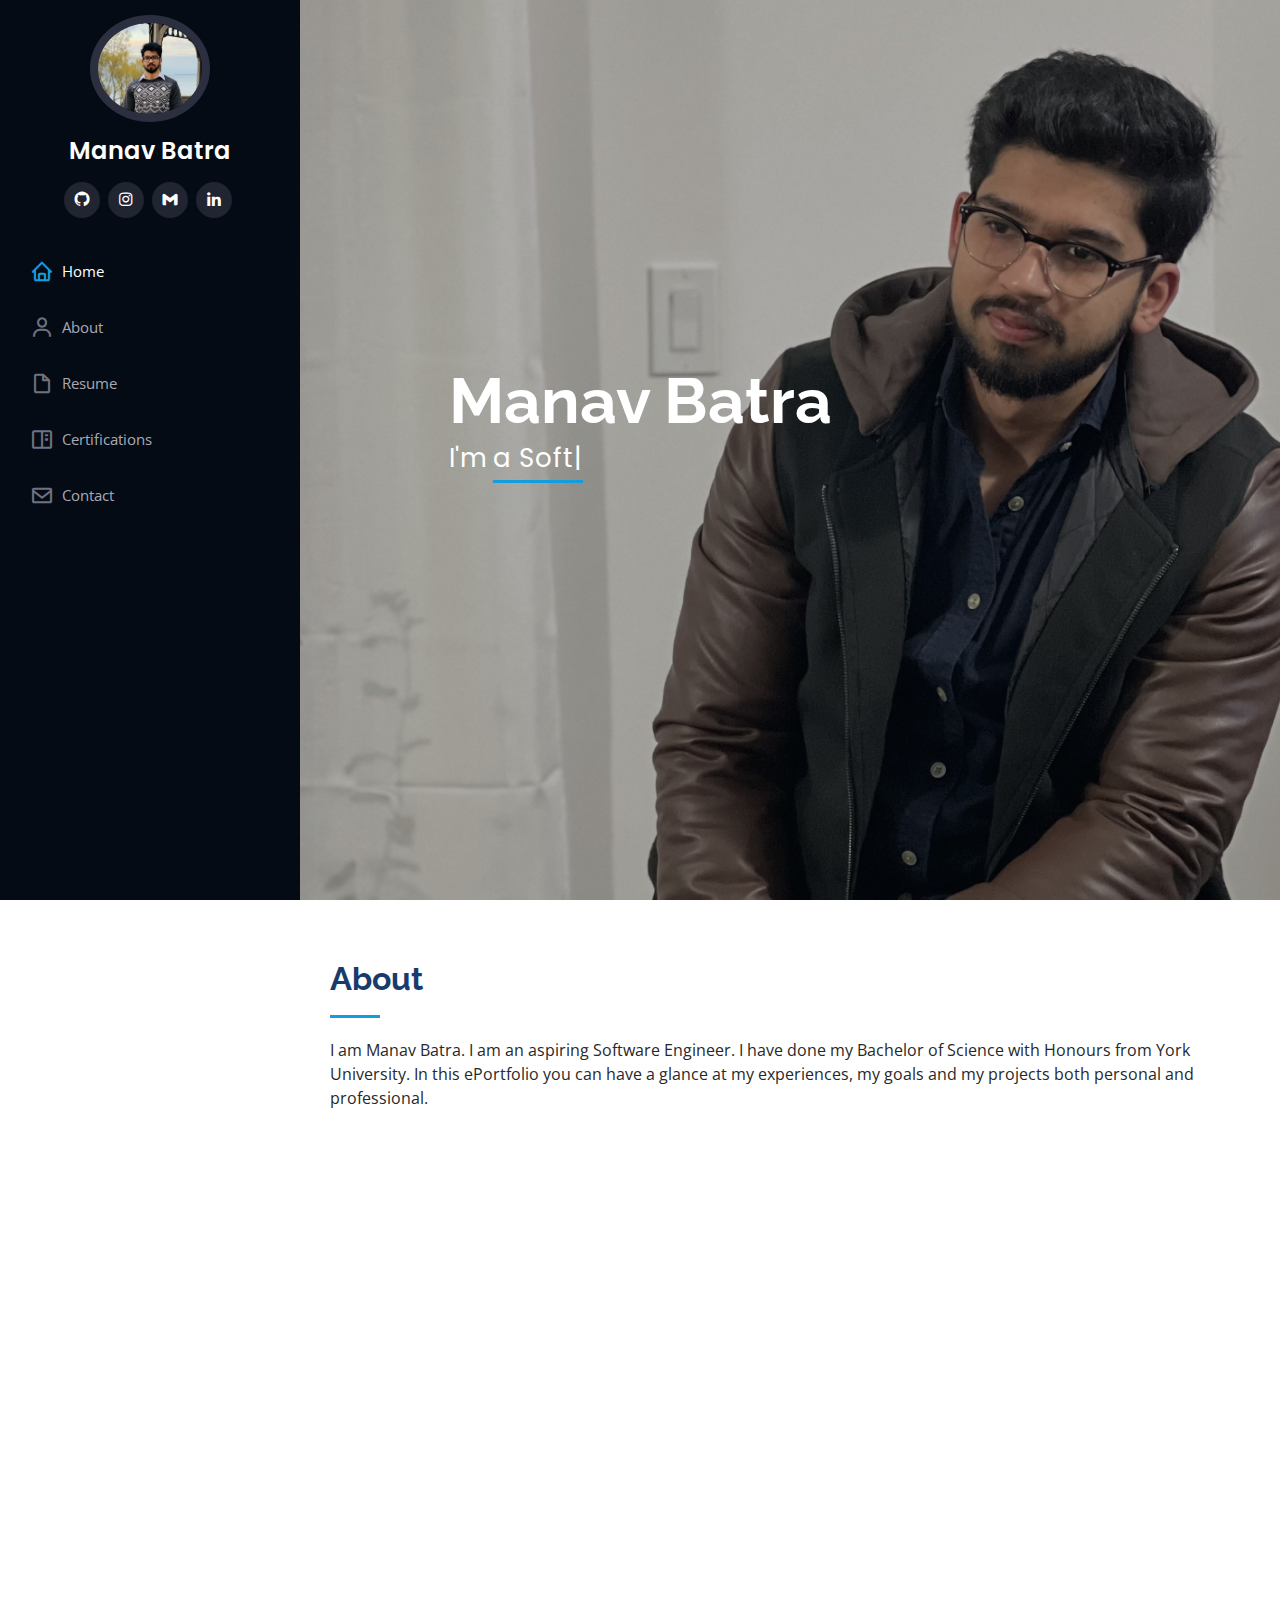
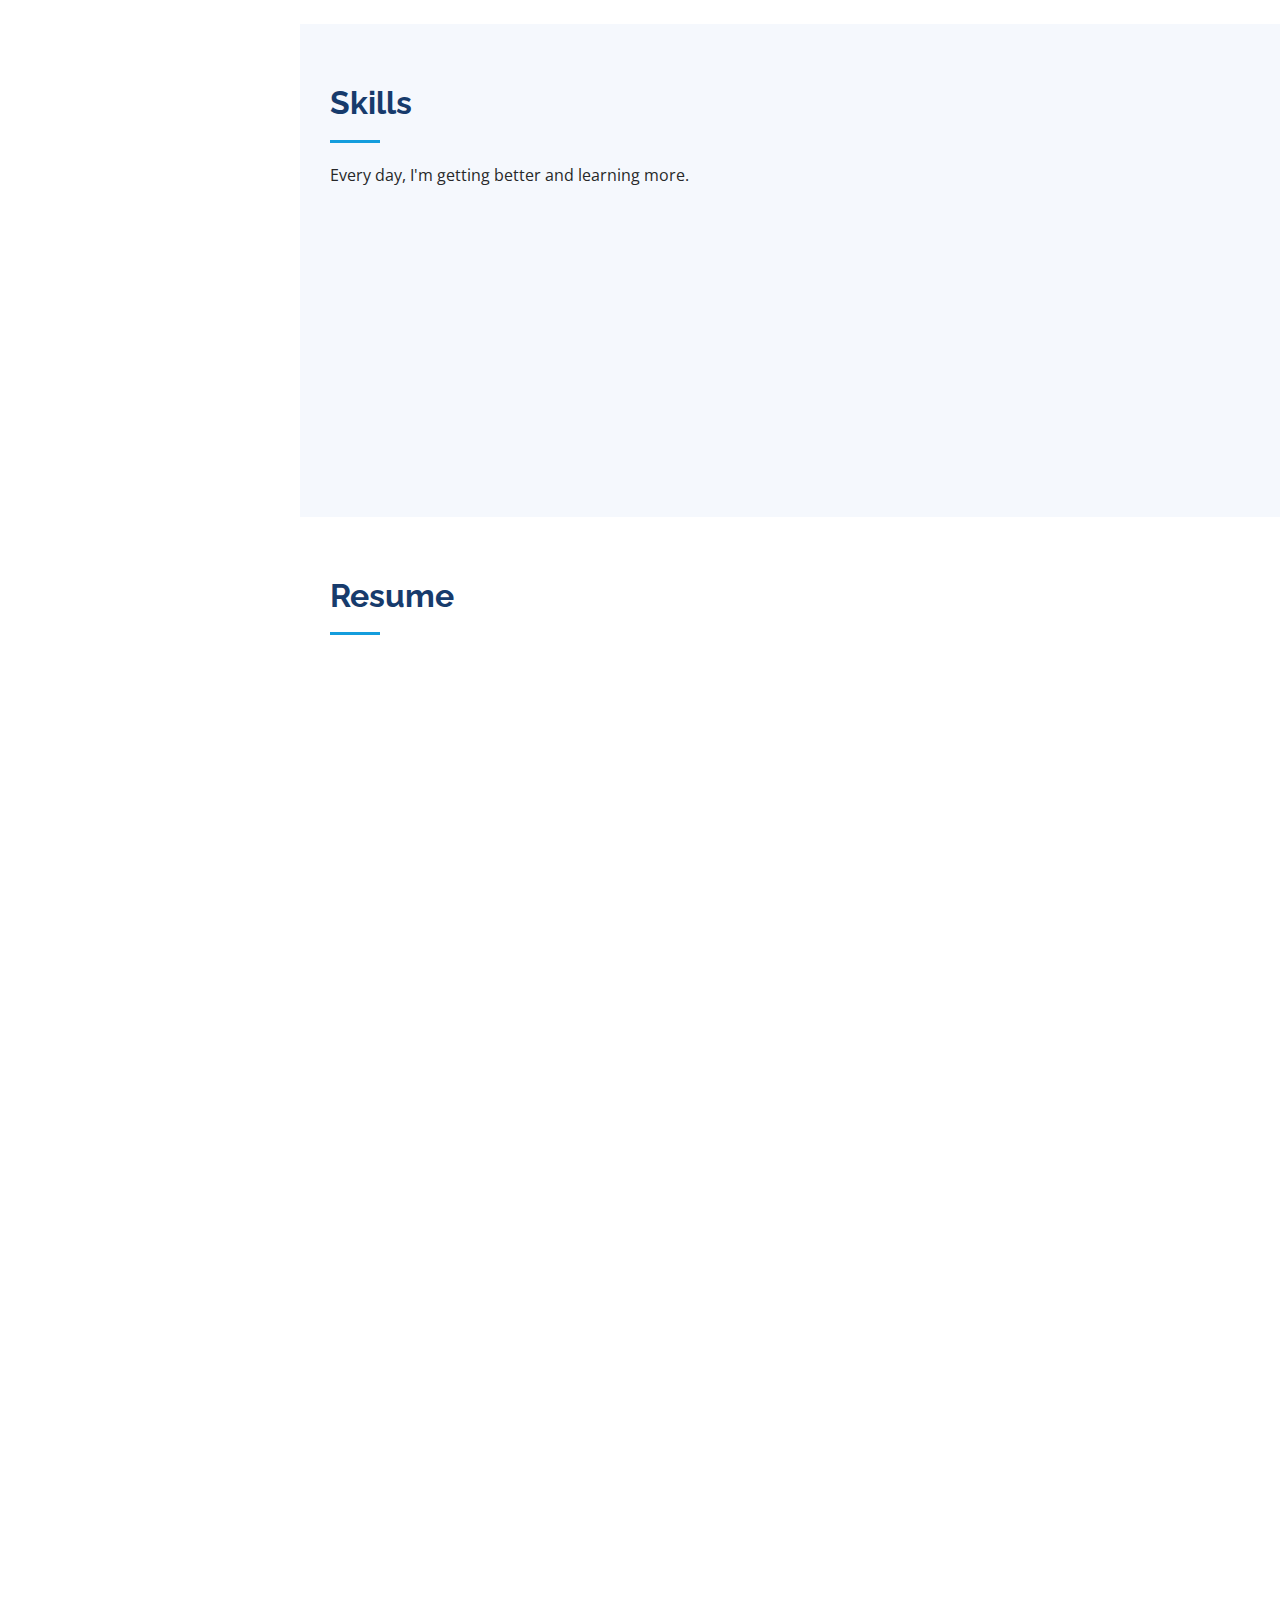
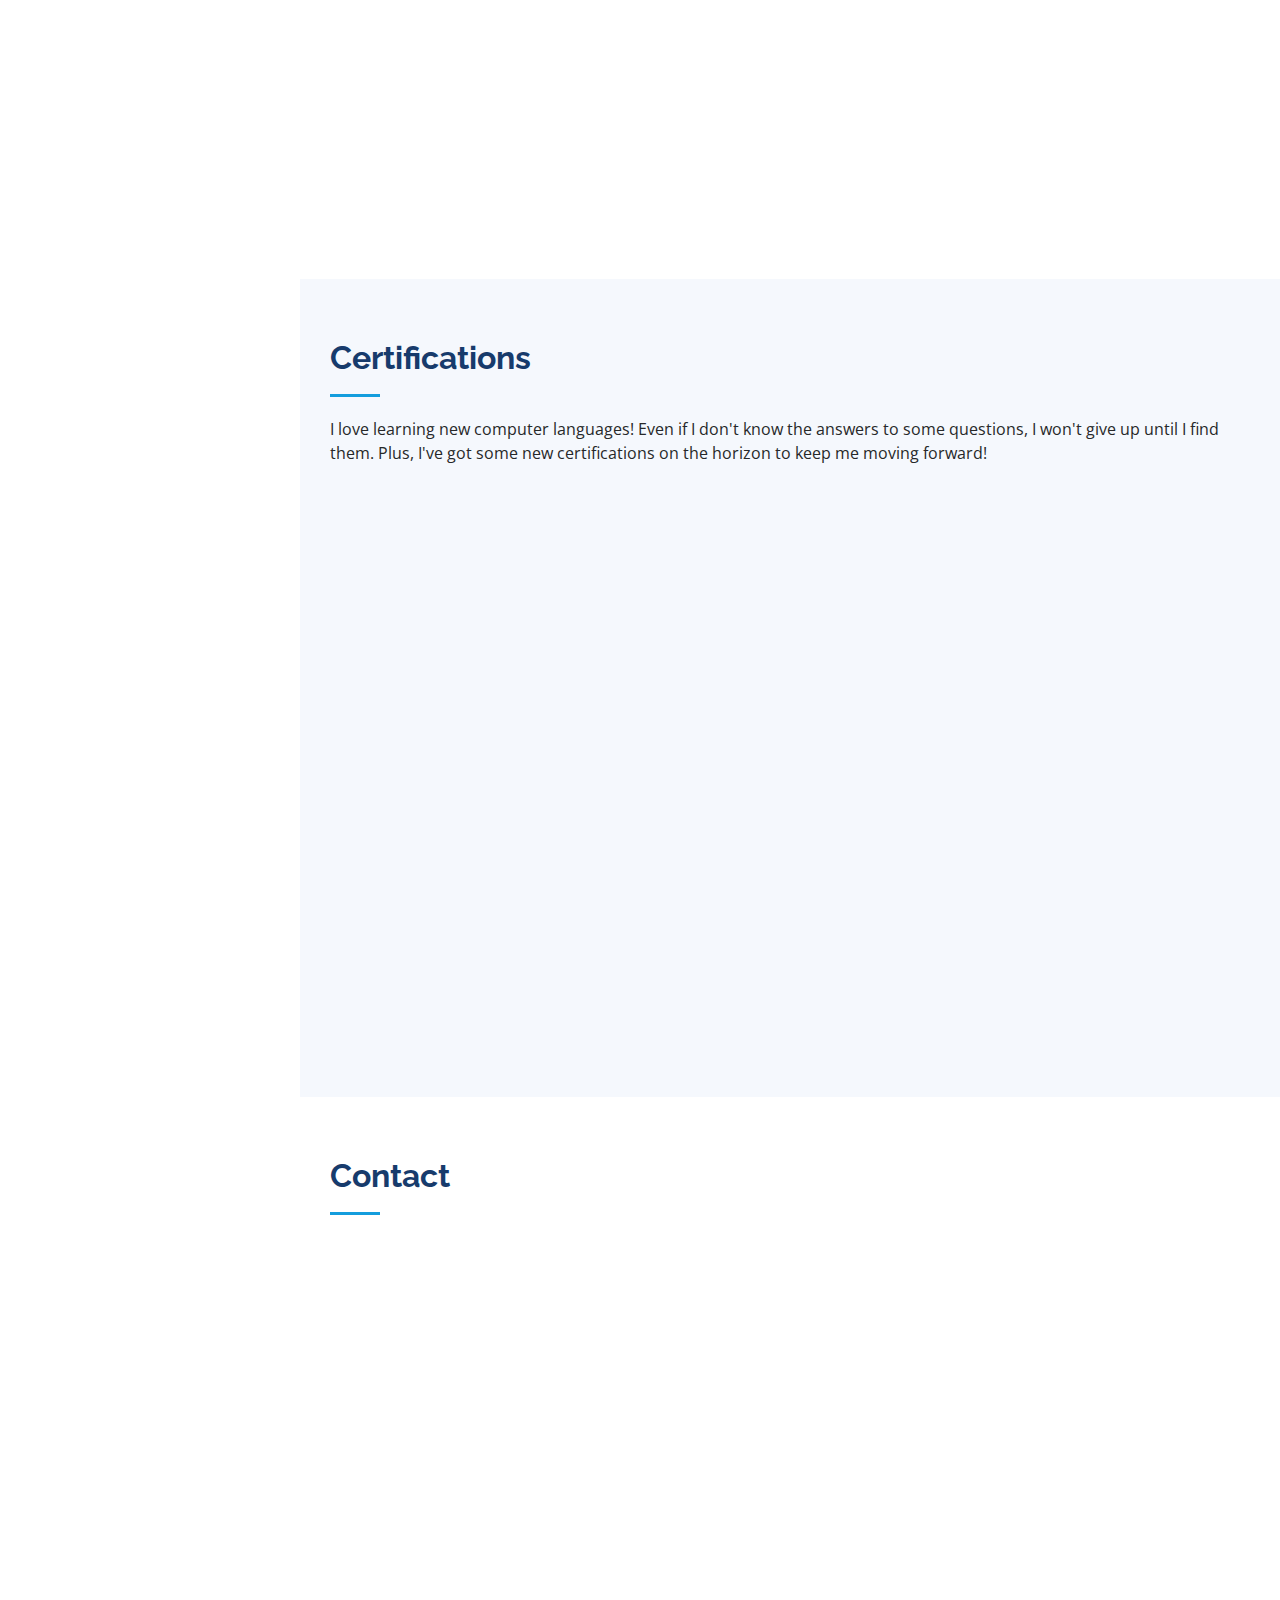
<file: index.html>
<!DOCTYPE html>
<html lang="en">

<head>
  <meta charset="utf-8">
  <meta content="width=device-width, initial-scale=1.0" name="viewport">

  <title>Manav Batra: Welcome to my Portfolio</title>
  <meta content="" name="description">
  <meta content="" name="keywords">

  <!-- Favicons -->
  <link href="assets/img/favicon.png" rel="icon">
  <link href="assets/img/apple-touch-icon.png" rel="apple-touch-icon">

  <!-- Google Fonts -->
  <link href="https://fonts.googleapis.com/css?family=Open+Sans:300,300i,400,400i,600,600i,700,700i|Raleway:300,300i,400,400i,500,500i,600,600i,700,700i|Poppins:300,300i,400,400i,500,500i,600,600i,700,700i" rel="stylesheet">

  <!-- Vendor CSS Files -->
  <link href="assets/vendor/aos/aos.css" rel="stylesheet">
  <link href="assets/vendor/bootstrap/css/bootstrap.min.css" rel="stylesheet">
  <link href="assets/vendor/bootstrap-icons/bootstrap-icons.css" rel="stylesheet">
  <link href="assets/vendor/boxicons/css/boxicons.min.css" rel="stylesheet">
  <link href="assets/vendor/glightbox/css/glightbox.min.css" rel="stylesheet">
  <link href="assets/vendor/swiper/swiper-bundle.min.css" rel="stylesheet">

  <!-- Template Main CSS File -->
  <link href="assets/css/style.css" rel="stylesheet">

</head>

<body>

  <!-- ======= Mobile nav toggle button ======= -->
  <i class="bi bi-list mobile-nav-toggle d-xl-none"></i>

  <!-- ======= Header ======= -->
  <header id="header">
    <div class="d-flex flex-column">

      <div class="profile">
        <img src="assets/img/profile-img.jpg" alt="" class="img-fluid rounded-circle">
        <h1 class="text-light"><a href="index.html">Manav Batra</a></h1>
        <div class="social-links mt-3 text-center">
          <a href="https://github.com/manavbatra" class="github"><i class="bx bxl-github"></i></a>
          <a href="https://www.instagram.com/codesquasher/" class="instagram"><i class="bx bxl-instagram"></i></a>
          <a href="https://mail.google.com/mail/" class="google-plus"><i class="bx bxl-gmail"></i></a>
          <a href="https://www.linkedin.com/in/manavbatra98/" class="linkedin"><i class="bx bxl-linkedin"></i></a>
        </div>
      </div>

      <nav id="navbar" class="nav-menu navbar">
        <ul>
          <li><a href="#hero" class="nav-link scrollto active"><i class="bx bx-home"></i> <span>Home</span></a></li>
          <li><a href="#about" class="nav-link scrollto"><i class="bx bx-user"></i> <span>About</span></a></li>
          <li><a href="#resume" class="nav-link scrollto"><i class="bx bx-file-blank"></i> <span>Resume</span></a></li>
          <li><a href="#certifications" class="nav-link scrollto"><i class="bx bx-book-content"></i> <span>Certifications</span></a></li>
          <li><a href="#contact" class="nav-link scrollto"><i class="bx bx-envelope"></i> <span>Contact</span></a></li>
        </ul>
      </nav><!-- .nav-menu -->
    </div>
  </header><!-- End Header -->

  <!-- ======= Hero Section ======= -->
  <section id="hero" class="d-flex flex-column justify-content-center align-items-center">
    <div class="hero-container" data-aos="fade-in">
      <h1>Manav Batra</h1>
      <p>I'm <span class="typed" data-typed-items="a Software Engineer, an API Designer"></span></p>
    </div>
  </section><!-- End Hero -->

  <main id="main">

    <!-- ======= About Section ======= -->
    <section id="about" class="about">
      <div class="container">

        <div class="section-title">
          <h2>About</h2>
          <p>I am Manav Batra. I am an aspiring Software Engineer. I have done my Bachelor of Science with Honours from York University. 
            In this ePortfolio you can have a glance at my experiences, my goals and my projects both personal and professional.
          </p>
        </div>

        <div class="row">
          <div class="col-lg-4" data-aos="fade-right">
            <img src="assets/img/profile-img.jpg" class="img-fluid" alt="">
          </div>
          <div class="col-lg-8 pt-4 pt-lg-0 content" data-aos="fade-left">
            <h3>Java Software Developer.</h3>
            <div class="row">
              <div class="col-lg-6">
                <ul>
                  <li><i class="bi bi-chevron-right"></i> <strong>Phone:</strong> <span>+1(647)877-2221</span></li>
                  <li><i class="bi bi-chevron-right"></i> <strong>City:</strong> <span>Toronto, Canada</span></li>
                </ul>
              </div>
              <div class="col-lg-6">
                <ul>
                  <li><i class="bi bi-chevron-right"></i> <strong>Age:</strong> <span>25</span></li>
                  <li><i class="bi bi-chevron-right"></i> <strong>Degree:</strong> <span>Bachelors</span></li>
                </ul>
              </div>
            </div>
            <h3>Areas of Expertise</h3>
            <div class="row">
              <div class="col-lg-6">
                <ul>  
                  <h4><i class="bi bi-chevron-right"></i>Cloud Platforms:</h4>
                </ul>  
                  <li>Google Cloud Platform (GCP)</li>
                  <li>Amazon Web Services (AWS)</li>
                  <br>
                <ul>
                  <h4><i class="bi bi-chevron-right"></i>Databases:</h4>
                </ul>
                  <li>MySQL</li>
                  <li>NoSQL (MongoDB)</li>
                  <li>PostgreSQL</li>
              </div>
              <div class="col-lg-6">
                <ul>
                  <h4><i class="bi bi-chevron-right"></i>Backend:</h4>
                </ul>  
                  <li>Java</li>
                  <li>Python</li>
                  <br>
                <ul>
                  <h4><i class="bi bi-chevron-right"></i>Frontend:</h4>
                </ul>
                  <li>HTML</li>
                  <li>CSS</li>
                  <li>JavaScript</li>
                  <li>Angular</li>
              </div>
            </div>
          </div>
        </div>

      </div>
    </section><!-- End About Section -->

    <!-- ======= Skills Section ======= -->
    <section id="skills" class="skills section-bg">
      <div class="container">

        <div class="section-title">
          <h2>Skills</h2>
          <p>Every day, I'm getting better and learning more.</p>
        </div>

        <div class="row skills-content">

          <div class="col-lg-6" data-aos="fade-up">

            <div class="progress">
              <span class="skill">Java <i class="val">100%</i></span>
              <div class="progress-bar-wrap">
                <div class="progress-bar" role="progressbar" aria-valuenow="100" aria-valuemin="0" aria-valuemax="100"></div>
              </div>
            </div>

            <div class="progress">
              <span class="skill">Microservices <i class="val">70%</i></span>
              <div class="progress-bar-wrap">
                <div class="progress-bar" role="progressbar" aria-valuenow="70" aria-valuemin="0" aria-valuemax="100"></div>
              </div>
            </div>

            <div class="progress">
              <span class="skill">Rest API's <i class="val">90%</i></span>
              <div class="progress-bar-wrap">
                <div class="progress-bar" role="progressbar" aria-valuenow="90" aria-valuemin="0" aria-valuemax="100"></div>
              </div>
            </div>

            <div class="progress">
              <span class="skill">JavaScript <i class="val">60%</i></span>
              <div class="progress-bar-wrap">
                <div class="progress-bar" role="progressbar" aria-valuenow="60" aria-valuemin="0" aria-valuemax="100"></div>
              </div>
            </div>

          </div>

          <div class="col-lg-6" data-aos="fade-up" data-aos-delay="100">

            <div class="progress">
              <span class="skill">HTML <i class="val">80%</i></span>
              <div class="progress-bar-wrap">
                <div class="progress-bar" role="progressbar" aria-valuenow="80" aria-valuemin="0" aria-valuemax="100"></div>
              </div>
            </div>

            <div class="progress">
              <span class="skill">CSS <i class="val">70%</i></span>
              <div class="progress-bar-wrap">
                <div class="progress-bar" role="progressbar" aria-valuenow="70" aria-valuemin="0" aria-valuemax="100"></div>
              </div>
            </div>

            <div class="progress">
              <span class="skill">Python <i class="val">45%...In Progress</i></span>
              <div class="progress-bar-wrap">
                <div class="progress-bar" role="progressbar" aria-valuenow="45" aria-valuemin="0" aria-valuemax="100"></div>
              </div>
            </div>

            <div class="progress">
              <span class="skill">Angular <i class="val">10%...In Progress</i></span>
              <div class="progress-bar-wrap">
                <div class="progress-bar" role="progressbar" aria-valuenow="10" aria-valuemin="0" aria-valuemax="100"></div>
              </div>
            </div>

          </div>

        </div>

      </div>
    </section><!-- End Skills Section -->

    <!-- ======= Resume Section ======= -->
    <section id="resume" class="resume">
      <div class="container">

        <div class="section-title">
          <h2>Resume</h2>
          </div>

        <div class="row">
          <div class="col-lg-6" data-aos="fade-up">
            <h3 class="resume-title">Summary</h3>
              <p><em>A versatile, hardworking individual; driven to meet or exceed a company's expectations to deliver high-quality 
                software products. An effective listener that can communicate technical information in an easily understandable way. 
                Offers a strong background in creative problem-solving and a proven ability to multi-task and prioritize in fast-paced, stressful environments.</em></p>

            <h3 class="resume-title">Education</h3>
            <div class="resume-item">
              <h4>Bachelor of Science with Honours in Computer Science</h4>
              <h5>January 2017 - April 2022</h5>
              <p><em>York University, North York, Canada</em></p>
              <li>"Computer Science Lassonde Entrance Scholarship" for academic excellence in high school.</li>
              <li>Completed coursework in Web Designing, Android Development, Data Structures and Algorithms.</li>
              <li>The Computer Science Hub (CSHub) member | Cyber Troops Club member.</li>
            </div>

            <h3 class="resume-title">Co-Op/Internship</h3>
            <div class="resume-item">
              <h4>Java/Spring Developer</h4>
              <h5>May 2021 - December 2021</h5>
              <p><em>Walletifai</em></p>
              <ul>
                <li>Coordinated in a team of 4 and integrated “Plaid” API and web services to handle user’s financial information for a company’s financial application and utilized high degree of SQL proficiency to slash recurring queries run time by 30%.</li>
                <li>Successfully implemented server-side caching mechanism using Redis, resulting in remarkable 25% improvement in response time.</li>
                <li>Learned and worked with 2+ new platforms and technologies like AWS, Hibernate, Apache, Kotlin etc.</li>
              </ul>
            </div>
          </div>
          <div class="col-lg-6" data-aos="fade-up" data-aos-delay="100">
            <h3 class="resume-title">Professional Experience</h3>
            <div class="resume-item">
              <h4>Software Engineer I</h4>
              <h5>June 2023 - Present</h5>
              <p><em>Altus Group</em></p>
              <ul>
                <li>Created and managed 3+ REST APIs using Java 8 and Spring, while transferring more than twenty packages to GCP.</li>
                <li>Utilized SQL expertise to reduce the execution time of repetitive queries by 40%.</li>
                <li>Engaged in agile collaboration with cross-functional teams during sprints, actively participating in all daily scrum meetings.</li>
                <li>Developed solutions and implemented unit tests to fulfill requirements/stories based on specified acceptance criteria and compliance standards.</li>
              </ul>
            </div>
            <div class="resume-item">
              <h4>Java Software Engineer</h4>
              <h5>May 2022 - April 2023</h5>
              <p><em>Infoya | The Home Depot (Client)</em></p>
              <ul>
                <li>Developed and maintained an API as a common pathway for both The Home Depot’s website and store’s POS to ensure seamless operations which reduced the processing time by 10%.</li>
                <li>Advanced end-to-end development and enhancement of the "Delivery Window Services" (DWS) project, empowering The Home Depot's web application to enable customers to order products within their preferred time frame and location, with added convenience and flexible delivery options which increased the sales by 5%.</li>
                <li>Tested and maintained new APIs on daily basis and modified the code for optimizing performance by 40% as a part of improving user experience.</li>
                <li>Followed Agile methodology (SCRUM) for developing projects, with each sprint lasting 2-3 weeks. Involved in code review, analysis, specification, testing and debugging phases of Software Development Life Cycle (SDLC).</li>
              </ul>
            </div>
          </div>
        </div>

      </div>
    </section><!-- End Resume Section -->

    <!-- ======= Certification Section ======= -->
    <section id="certifications" class="portfolio section-bg">
      <div class="container">

        <div class="section-title">
          <h2>Certifications</h2>
          <p>I love learning new computer languages! Even if I don't know the answers to some questions, I won't give up until I find them.
            Plus, I've got some new certifications on the horizon to keep me moving forward!</p>
        </div>

        <div class="row" data-aos="fade-up">
          <div class="col-lg-12 d-flex justify-content-center">
            <ul id="portfolio-flters">
              <li data-filter="*" class="filter-active">All</li>
              <li data-filter=".filter-app">App</li>
              <li data-filter=".filter-card">Card</li>
              <li data-filter=".filter-web">Web</li>
            </ul>
          </div>
        </div>

        <div class="row portfolio-container" data-aos="fade-up" data-aos-delay="100">

          <div class="col-lg-4 col-md-6 portfolio-item filter-app">
            <div class="portfolio-wrap">
              <img src="assets/img/portfolio/cert1.jpg" class="img-fluid" alt="">
              <div class="portfolio-links">
                <a href="assets/img/portfolio/cert1.jpg" data-gallery="portfolioGallery" class="portfolio-lightbox" title="App 1"><i class="bx bx-plus"></i></a>
                <a href="portfolio-details.html" title="More Details"><i class="bx bx-link"></i></a>
              </div>
            </div>
          </div>

          <div class="col-lg-4 col-md-6 portfolio-item filter-web">
            <div class="portfolio-wrap">
              <img src="assets/img/portfolio/cert2.jpg" class="img-fluid" alt="">
              <div class="portfolio-links">
                <a href="assets/img/portfolio/cert2.jpg" data-gallery="portfolioGallery" class="portfolio-lightbox" title="Web 3"><i class="bx bx-plus"></i></a>
                <a href="portfolio-details2.html" title="More Details"><i class="bx bx-link"></i></a>
              </div>
            </div>
          </div>

          <div class="col-lg-4 col-md-6 portfolio-item filter-app">
            <div class="portfolio-wrap">
              <img src="assets/img/portfolio/cert3.jpg" class="img-fluid" alt="">
              <div class="portfolio-links">
                <a href="assets/img/portfolio/cert3.jpg" data-gallery="portfolioGallery" class="portfolio-lightbox" title="App 2"><i class="bx bx-plus"></i></a>
                <a href="portfolio-details3.html" title="More Details"><i class="bx bx-link"></i></a>
              </div>
            </div>
          </div>

          <div class="col-lg-4 col-md-6 portfolio-item filter-card">
            <div class="portfolio-wrap">
              <img src="assets/img/portfolio/cert4.jpg" class="img-fluid" alt="">
              <div class="portfolio-links">
                <a href="assets/img/portfolio/cert4.jpg" data-gallery="portfolioGallery" class="portfolio-lightbox" title="Card 2"><i class="bx bx-plus"></i></a>
                <a href="portfolio-details4.html" title="More Details"><i class="bx bx-link"></i></a>
              </div>
            </div>
          </div>

          <div class="col-lg-4 col-md-6 portfolio-item filter-web">
            <div class="portfolio-wrap">
              <img src="assets/img/portfolio/cert5.jpg" class="img-fluid" alt="">
              <div class="portfolio-links">
                <a href="assets/img/portfolio/cert5.jpg" data-gallery="portfolioGallery" class="portfolio-lightbox" title="Web 2"><i class="bx bx-plus"></i></a>
                <a href="portfolio-details5.html" title="More Details"><i class="bx bx-link"></i></a>
              </div>
            </div>
          </div>

          <div class="col-lg-4 col-md-6 portfolio-item filter-app">
            <div class="portfolio-wrap">
              <img src="assets/img/portfolio/cert6.jpg" class="img-fluid" alt="">
              <div class="portfolio-links">
                <a href="assets/img/portfolio/cert6.jpg" data-gallery="portfolioGallery" class="portfolio-lightbox" title="App 3"><i class="bx bx-plus"></i></a>
                <a href="portfolio-details6.html" title="More Details"><i class="bx bx-link"></i></a>
              </div>
            </div>
          </div>

          <!-- <div class="col-lg-4 col-md-6 portfolio-item filter-card">
            <div class="portfolio-wrap">
              <img src="assets/img/portfolio/portfolio-7.jpg" class="img-fluid" alt="">
              <div class="portfolio-links">
                <a href="assets/img/portfolio/portfolio-7.jpg" data-gallery="portfolioGallery" class="portfolio-lightbox" title="Card 1"><i class="bx bx-plus"></i></a>
                <a href="portfolio-details.html" title="More Details"><i class="bx bx-link"></i></a>
              </div>
            </div>
          </div>

          <div class="col-lg-4 col-md-6 portfolio-item filter-card">
            <div class="portfolio-wrap">
              <img src="assets/img/portfolio/portfolio-8.jpg" class="img-fluid" alt="">
              <div class="portfolio-links">
                <a href="assets/img/portfolio/portfolio-8.jpg" data-gallery="portfolioGallery" class="portfolio-lightbox" title="Card 3"><i class="bx bx-plus"></i></a>
                <a href="portfolio-details.html" title="More Details"><i class="bx bx-link"></i></a>
              </div>
            </div>
          </div>

          <div class="col-lg-4 col-md-6 portfolio-item filter-web">
            <div class="portfolio-wrap">
              <img src="assets/img/portfolio/portfolio-9.jpg" class="img-fluid" alt="">
              <div class="portfolio-links">
                <a href="assets/img/portfolio/portfolio-9.jpg" data-gallery="portfolioGallery" class="portfolio-lightbox" title="Web 3"><i class="bx bx-plus"></i></a>
                <a href="portfolio-details.html" title="More Details"><i class="bx bx-link"></i></a>
              </div>
            </div>
          </div> -->

        </div>

      </div>
    </section><!-- End Certification Section -->

    <!-- ======= Contact Section ======= -->
    <section id="contact" class="contact">
      <div class="container">

        <div class="section-title">
          <h2>Contact</h2>
        </div>

        <div class="row" data-aos="fade-in">

          <div class="col-lg-5 d-flex align-items-stretch">
            <div class="info">
              <div class="address">
                <i class="bi bi-geo-alt"></i>
                <h4>Location:</h4>
                <p>Canada</p>
              </div>

              <div class="email">
                <i class="bi bi-envelope"></i>
                <h4>Email:</h4>
                <p>manavbatra26@gmail.com</p>
              </div>

              <div class="phone">
                <i class="bi bi-phone"></i>
                <h4>Call:</h4>
                <p>+1(647)877-2221</p>
              </div>

              <iframe src="https://www.google.com/maps/embed?pb=!1m18!1m12!1m3!1d43010445.27054541!2d-135.61138658336276!3d48.85536433962563!2m3!1f0!2f0!3f0!3m2!1i1024!2i768!4f13.1!3m3!1m2!1s0x4b0d03d337cc6ad9%3A0x9968b72aa2438fa5!2sCanada!5e0!3m2!1sen!2sca!4v1715097572608!5m2!1sen!2sca" frameborder="0" style="border:0; width: 100%; height: 290px;" allowfullscreen></iframe>
            </div>
          </div>
          <div class="col-lg-7 mt-5 mt-lg-0 d-flex align-items-stretch">
            <!-- <form onSubmit="sendEmail()" action="forms/contact.php" method="post" role="form" class="php-email-form">   -->
              <!-- <form action="https://formsubmit.co/fd51c445155cae5096b197ace11cdeaa" method="post" role="form" class="php-email-form">  
                <div class="row">
                  <div class="form-group col-md-6">
                    <label for="name">Your Name</label>
                    <input type="text" name="name" class="form-control" id="name" required>
                  </div>
                  <div class="form-group col-md-6">
                    <label for="name">Your Email</label>
                    <input type="email" class="form-control" name="email" id="email" required>
                  </div>
                </div>
                <div class="form-group">
                  <label for="name">Subject</label>
                  <input type="text" class="form-control" name="subject" id="subject" required>
                </div>
                <div class="form-group">
                  <label for="name">Message</label>
                  <textarea class="form-control" name="message" rows="10" required></textarea>
                </div>
                <div class="my-3">
                  <div class="loading">Loading</div>
                  <div class="error-message"></div>
                  <div class="sent-message">Your message has been sent. Thank you!</div>
                </div>
                <input type="hidden" name="_url" value="https://yourdomain.co/contact.html">
                <input type="hidden" name="_captcha" value="false">
                <div class="text-center"><button type="submit">Send Message</button></div>
              </form> -->
              <!-- form.123formbuilder.com script begins here -->
              <div class="info">
              <iframe allowTransparency="true" style="min-height:500px; height:inherit; overflow:auto;" width="100%" id="contactform123" name="contactform123" marginwidth="0" marginheight="0" frameborder="0" src="https://form.123formbuilder.com/my-contact-form-6686279.html?customVars123=yes&hasEmbedFormStyle=1">
                <p>Your browser does not support iframes. The contact form cannot be displayed. Please use another contact method (phone, fax etc)</p>
                </iframe>
              <!-- form.123formbuilder.com script ends here -->
            </div>
          </div>

        </div>

      </div>
    </section><!-- End Contact Section -->

  </main><!-- End #main -->

  <a href="#" class="back-to-top d-flex align-items-center justify-content-center"><i class="bi bi-arrow-up-short"></i></a>

  <!-- Vendor JS Files -->
  <script src="assets/vendor/purecounter/purecounter_vanilla.js"></script>
  <script src="assets/vendor/aos/aos.js"></script>
  <script src="assets/vendor/bootstrap/js/bootstrap.bundle.min.js"></script>
  <script src="assets/vendor/glightbox/js/glightbox.min.js"></script>
  <script src="assets/vendor/isotope-layout/isotope.pkgd.min.js"></script>
  <script src="assets/vendor/swiper/swiper-bundle.min.js"></script>
  <script src="assets/vendor/typed.js/typed.umd.js"></script>
  <script src="assets/vendor/waypoints/noframework.waypoints.js"></script>
  <script src="assets/vendor/php-email-form/validate.js"></script>

  <!-- Template Main JS File -->
  <script src="https://smtpjs.com/v3/smtp.js"></script>
  <script>
    function sendEmail(){
      Email.send({
        // secureToken: "66e14ca6-45ed-4e03-acba-de2512903e70",
        Host : "smtp.elasticemail.com",
        Username : "manavb006@gmail.com",
        Password : "659E8A0182F1037CDC30F5A94F1A5DD1C681",
        To : 'manavbatra26@gmail.com',
        From : document.getElementById("email").value,
        Subject : document.getElementById("subject").value,
        Body : document.getElementById("message")
      }).then(
        message => alert(message)
      );
    }

  </script>
  <script src="assets/js/main.js"></script>

</body>

</html>
</file>
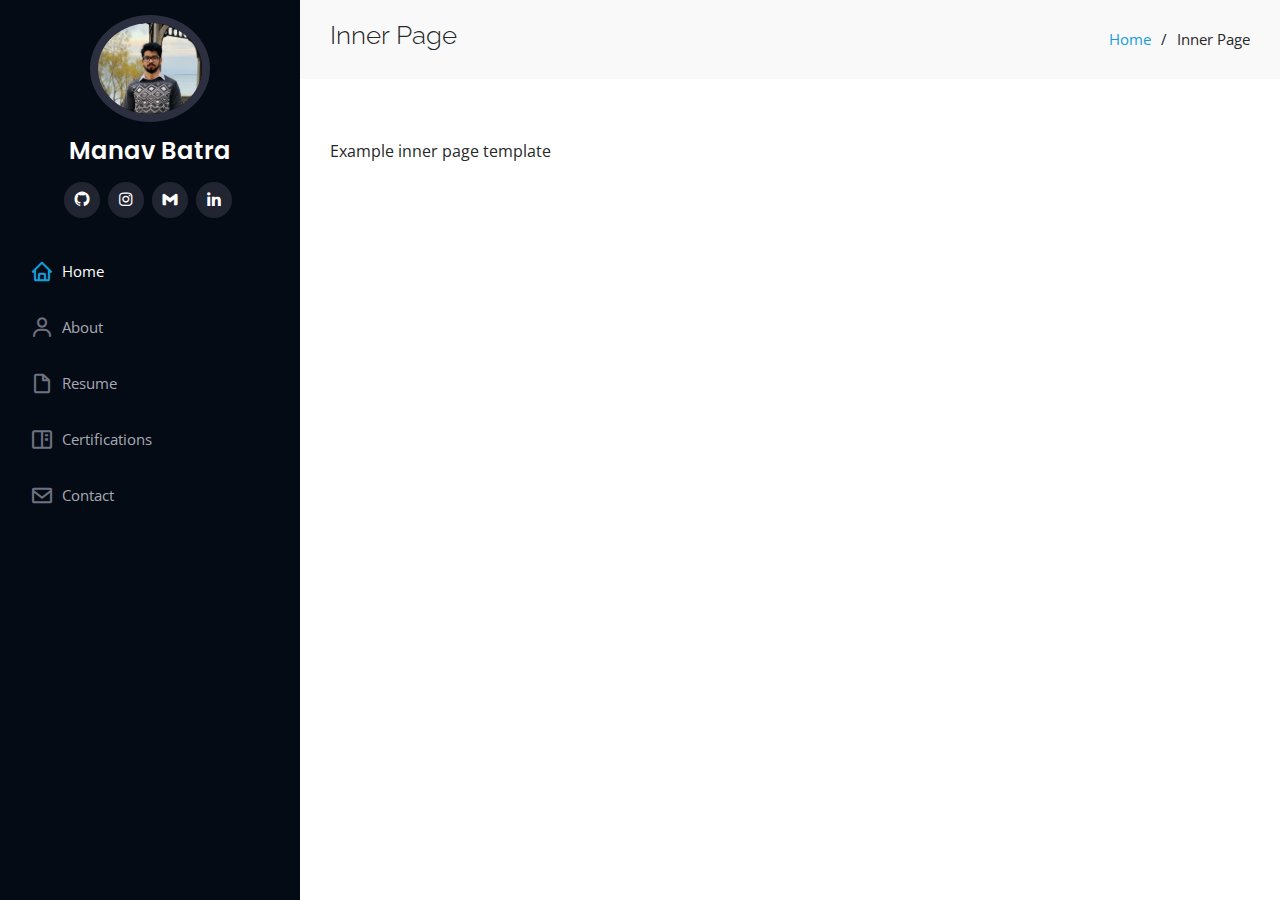
<file: inner-page.html>
<!DOCTYPE html>
<html lang="en">

<head>
  <meta charset="utf-8">
  <meta content="width=device-width, initial-scale=1.0" name="viewport">

  <title>Manav Batra: Welcome to my Portfolio</title>
  <meta content="" name="description">
  <meta content="" name="keywords">

  <!-- Favicons -->
  <link href="assets/img/favicon.png" rel="icon">
  <link href="assets/img/apple-touch-icon.png" rel="apple-touch-icon">

  <!-- Google Fonts -->
  <link href="https://fonts.googleapis.com/css?family=Open+Sans:300,300i,400,400i,600,600i,700,700i|Raleway:300,300i,400,400i,500,500i,600,600i,700,700i|Poppins:300,300i,400,400i,500,500i,600,600i,700,700i" rel="stylesheet">

  <!-- Vendor CSS Files -->
  <link href="assets/vendor/aos/aos.css" rel="stylesheet">
  <link href="assets/vendor/bootstrap/css/bootstrap.min.css" rel="stylesheet">
  <link href="assets/vendor/bootstrap-icons/bootstrap-icons.css" rel="stylesheet">
  <link href="assets/vendor/boxicons/css/boxicons.min.css" rel="stylesheet">
  <link href="assets/vendor/glightbox/css/glightbox.min.css" rel="stylesheet">
  <link href="assets/vendor/swiper/swiper-bundle.min.css" rel="stylesheet">

  <!-- Template Main CSS File -->
  <link href="assets/css/style.css" rel="stylesheet">

</head>

<body>

  <!-- ======= Mobile nav toggle button ======= -->
  <i class="bi bi-list mobile-nav-toggle d-xl-none"></i>

  <!-- ======= Header ======= -->
  <header id="header">
    <div class="d-flex flex-column">

      <div class="profile">
        <img src="assets/img/profile-img.jpg" alt="" class="img-fluid rounded-circle">
        <h1 class="text-light"><a href="index.html">Manav Batra</a></h1>
        <div class="social-links mt-3 text-center">
          <a href="https://github.com/manavbatra" class="github"><i class="bx bxl-github"></i></a>
          <a href="https://www.instagram.com/codesquasher/" class="instagram"><i class="bx bxl-instagram"></i></a>
          <a href="https://mail.google.com/mail/" class="google-plus"><i class="bx bxl-gmail"></i></a>
          <a href="https://www.linkedin.com/in/manavbatra98/" class="linkedin"><i class="bx bxl-linkedin"></i></a>
        </div>
      </div>

      <nav id="navbar" class="nav-menu navbar">
        <ul>
          <li><a href="#hero" class="nav-link scrollto active"><i class="bx bx-home"></i> <span>Home</span></a></li>
          <li><a href="#about" class="nav-link scrollto"><i class="bx bx-user"></i> <span>About</span></a></li>
          <li><a href="#resume" class="nav-link scrollto"><i class="bx bx-file-blank"></i> <span>Resume</span></a></li>
          <li><a href="#certifications" class="nav-link scrollto"><i class="bx bx-book-content"></i> <span>Certifications</span></a></li>
          <li><a href="#contact" class="nav-link scrollto"><i class="bx bx-envelope"></i> <span>Contact</span></a></li>
        </ul>
      </nav><!-- .nav-menu -->
    </div>
  </header><!-- End Header -->

  <main id="main">

    <!-- ======= Breadcrumbs ======= -->
    <section class="breadcrumbs">
      <div class="container">

        <div class="d-flex justify-content-between align-items-center">
          <h2>Inner Page</h2>
          <ol>
            <li><a href="index.html">Home</a></li>
            <li>Inner Page</li>
          </ol>
        </div>

      </div>
    </section><!-- End Breadcrumbs -->

    <section class="inner-page">
      <div class="container">
        <p>
          Example inner page template
        </p>
      </div>
    </section>

  </main><!-- End #main -->

  <a href="#" class="back-to-top d-flex align-items-center justify-content-center"><i class="bi bi-arrow-up-short"></i></a>

  <!-- Vendor JS Files -->
  <script src="assets/vendor/purecounter/purecounter_vanilla.js"></script>
  <script src="assets/vendor/aos/aos.js"></script>
  <script src="assets/vendor/bootstrap/js/bootstrap.bundle.min.js"></script>
  <script src="assets/vendor/glightbox/js/glightbox.min.js"></script>
  <script src="assets/vendor/isotope-layout/isotope.pkgd.min.js"></script>
  <script src="assets/vendor/swiper/swiper-bundle.min.js"></script>
  <script src="assets/vendor/typed.js/typed.umd.js"></script>
  <script src="assets/vendor/waypoints/noframework.waypoints.js"></script>
  <script src="assets/vendor/php-email-form/validate.js"></script>

  <!-- Template Main JS File -->
  <script src="assets/js/main.js"></script>

</body>

</html>
</file>
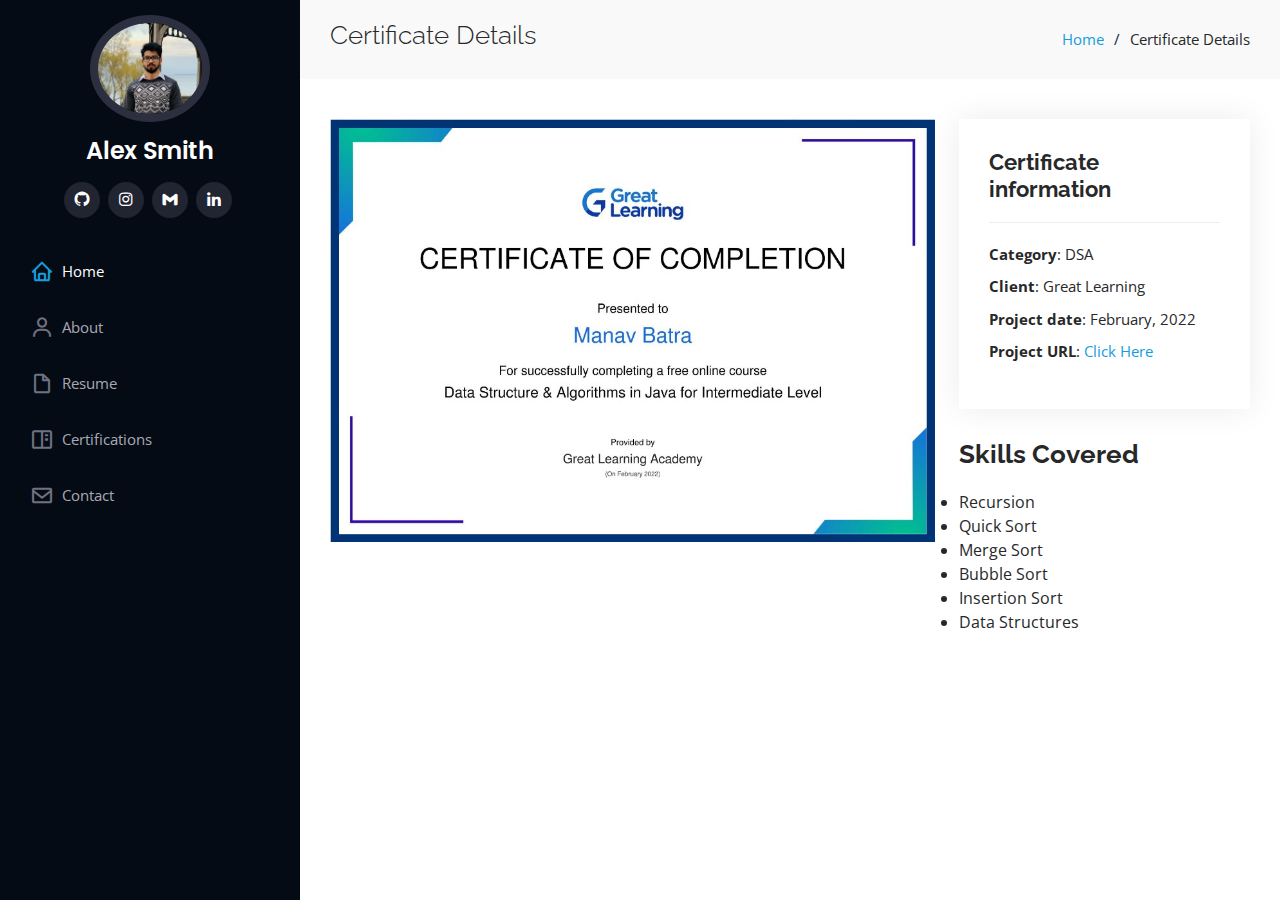
<file: portfolio-details.html>
<!DOCTYPE html>
<html lang="en">

<head>
  <meta charset="utf-8">
  <meta content="width=device-width, initial-scale=1.0" name="viewport">

  <title>Portfolio Details</title>
  <meta content="" name="description">
  <meta content="" name="keywords">

  <!-- Favicons -->
  <link href="assets/img/favicon.png" rel="icon">
  <link href="assets/img/apple-touch-icon.png" rel="apple-touch-icon">

  <!-- Google Fonts -->
  <link href="https://fonts.googleapis.com/css?family=Open+Sans:300,300i,400,400i,600,600i,700,700i|Raleway:300,300i,400,400i,500,500i,600,600i,700,700i|Poppins:300,300i,400,400i,500,500i,600,600i,700,700i" rel="stylesheet">

  <!-- Vendor CSS Files -->
  <link href="assets/vendor/aos/aos.css" rel="stylesheet">
  <link href="assets/vendor/bootstrap/css/bootstrap.min.css" rel="stylesheet">
  <link href="assets/vendor/bootstrap-icons/bootstrap-icons.css" rel="stylesheet">
  <link href="assets/vendor/boxicons/css/boxicons.min.css" rel="stylesheet">
  <link href="assets/vendor/glightbox/css/glightbox.min.css" rel="stylesheet">
  <link href="assets/vendor/swiper/swiper-bundle.min.css" rel="stylesheet">

  <!-- Template Main CSS File -->
  <link href="assets/css/style.css" rel="stylesheet">

</head>

<body>

  <!-- ======= Mobile nav toggle button ======= -->
  <i class="bi bi-list mobile-nav-toggle d-xl-none"></i>

  <!-- ======= Header ======= -->
  <header id="header">
    <div class="d-flex flex-column">

      <div class="profile">
        <img src="assets/img/profile-img.jpg" alt="" class="img-fluid rounded-circle">
        <h1 class="text-light"><a href="index.html">Alex Smith</a></h1>
        <div class="social-links mt-3 text-center">
          <a href="https://github.com/manavbatra" class="github"><i class="bx bxl-github"></i></a>
          <a href="https://www.instagram.com/codesquasher/" class="instagram"><i class="bx bxl-instagram"></i></a>
          <a href="https://mail.google.com/mail/" class="google-plus"><i class="bx bxl-gmail"></i></a>
          <a href="https://www.linkedin.com/in/manavbatra98/" class="linkedin"><i class="bx bxl-linkedin"></i></a>
        </div>
      </div>

      <nav id="navbar" class="nav-menu navbar">
        <ul>
          <li><a href="index.html" class="nav-link scrollto active"><i class="bx bx-home"></i> <span>Home</span></a></li>
          <li><a href="index.html#about" class="nav-link scrollto"><i class="bx bx-user"></i> <span>About</span></a></li>
          <li><a href="index.html#resume" class="nav-link scrollto"><i class="bx bx-file-blank"></i> <span>Resume</span></a></li>
          <li><a href="index.html#certifications" class="nav-link scrollto"><i class="bx bx-book-content"></i> <span>Certifications</span></a></li>
          <li><a href="index.html#contact" class="nav-link scrollto"><i class="bx bx-envelope"></i> <span>Contact</span></a></li>
        </ul>
      </nav><!-- .nav-menu -->
    </div>
  </header><!-- End Header -->

  <main id="main">

    <!-- ======= Breadcrumbs ======= -->
    <section id="breadcrumbs" class="breadcrumbs">
      <div class="container">

        <div class="d-flex justify-content-between align-items-center">
          <h2>Certificate Details</h2>
          <ol>
            <li><a href="index.html">Home</a></li>
            <li>Certificate Details</li>
          </ol>
        </div>

      </div>
    </section><!-- End Breadcrumbs -->

    <!-- ======= Portfolio Details Section ======= -->
    <section id="portfolio-details" class="portfolio-details">
      <div class="container">

        <div class="row gy-4">

          <div class="col-lg-8">
            <div class="portfolio-details-slider swiper">
              <img src="assets/img/portfolio/cert1.jpg" alt="">
            </div>
          </div>

          <div class="col-lg-4">
            <div class="portfolio-info">
              <h3>Certificate information</h3>
              <ul>
                <li><strong>Category</strong>: DSA</li>
                <li><strong>Client</strong>: Great Learning</li>
                <li><strong>Project date</strong>: February, 2022</li>
                <li><strong>Project URL</strong>: <a href="https://olympus1.mygreatlearning.com/course_certificate/PHIHXRKI">Click Here</a></li>
              </ul>
            </div>
            <div class="portfolio-description">
              <h2>Skills Covered</h2>
              <li>Recursion</li>
              <li>Quick Sort</li>
              <li>Merge Sort</li>
              <li>Bubble Sort</li>
              <li>Insertion Sort</li>
              <li>Data Structures</li>
            </div>
          </div>

        </div>

      </div>
    </section><!-- End Portfolio Details Section -->

  </main><!-- End #main -->


  <a href="#" class="back-to-top d-flex align-items-center justify-content-center"><i class="bi bi-arrow-up-short"></i></a>

  <!-- Vendor JS Files -->
  <script src="assets/vendor/purecounter/purecounter_vanilla.js"></script>
  <script src="assets/vendor/aos/aos.js"></script>
  <script src="assets/vendor/bootstrap/js/bootstrap.bundle.min.js"></script>
  <script src="assets/vendor/glightbox/js/glightbox.min.js"></script>
  <script src="assets/vendor/isotope-layout/isotope.pkgd.min.js"></script>
  <script src="assets/vendor/swiper/swiper-bundle.min.js"></script>
  <script src="assets/vendor/typed.js/typed.umd.js"></script>
  <script src="assets/vendor/waypoints/noframework.waypoints.js"></script>
  <script src="assets/vendor/php-email-form/validate.js"></script>

  <!-- Template Main JS File -->
  <script src="assets/js/main.js"></script>

</body>

</html>
</file>
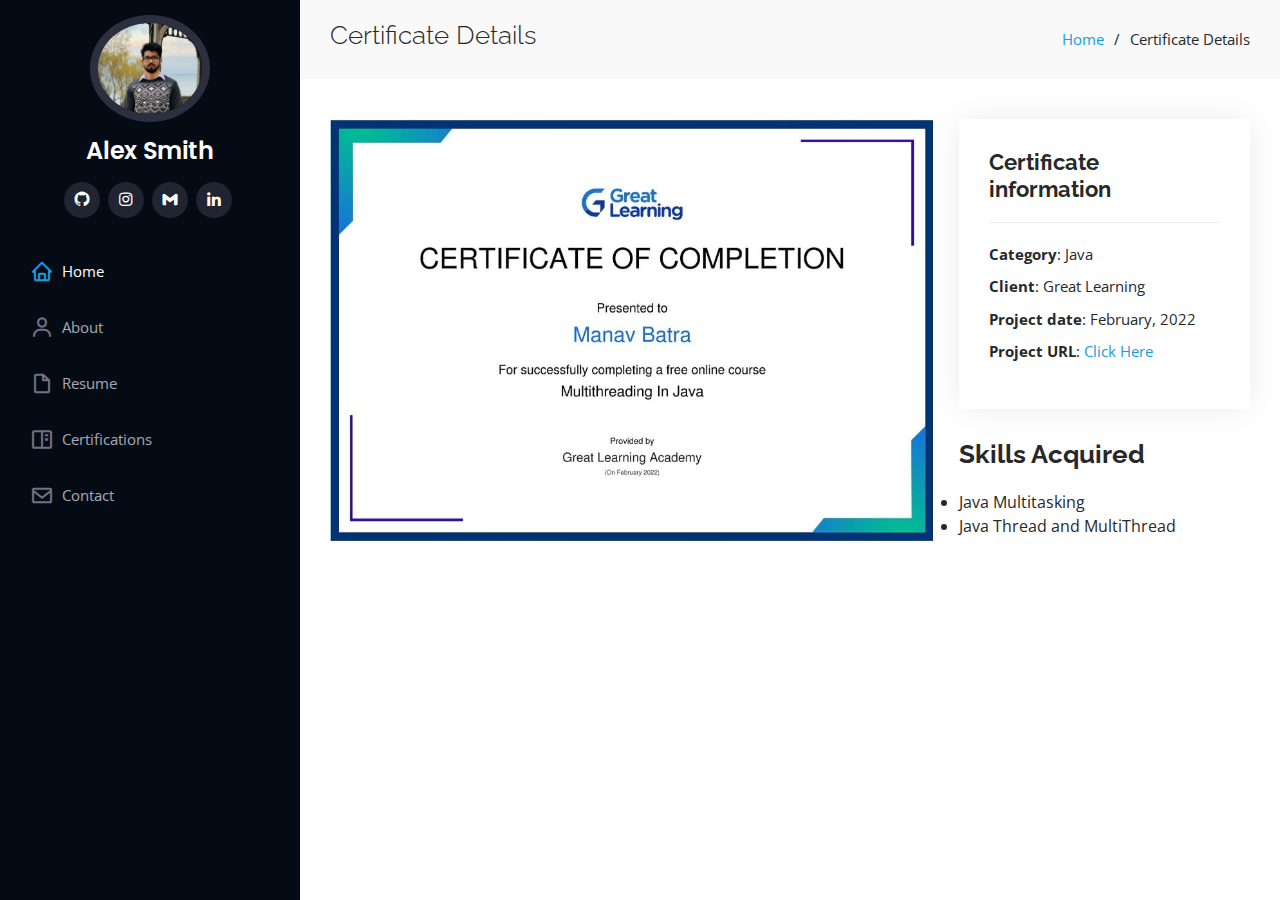
<file: portfolio-details2.html>
<!DOCTYPE html>
<html lang="en">

<head>
  <meta charset="utf-8">
  <meta content="width=device-width, initial-scale=1.0" name="viewport">

  <title>Portfolio Details</title>
  <meta content="" name="description">
  <meta content="" name="keywords">

  <!-- Favicons -->
  <link href="assets/img/favicon.png" rel="icon">
  <link href="assets/img/apple-touch-icon.png" rel="apple-touch-icon">

  <!-- Google Fonts -->
  <link href="https://fonts.googleapis.com/css?family=Open+Sans:300,300i,400,400i,600,600i,700,700i|Raleway:300,300i,400,400i,500,500i,600,600i,700,700i|Poppins:300,300i,400,400i,500,500i,600,600i,700,700i" rel="stylesheet">

  <!-- Vendor CSS Files -->
  <link href="assets/vendor/aos/aos.css" rel="stylesheet">
  <link href="assets/vendor/bootstrap/css/bootstrap.min.css" rel="stylesheet">
  <link href="assets/vendor/bootstrap-icons/bootstrap-icons.css" rel="stylesheet">
  <link href="assets/vendor/boxicons/css/boxicons.min.css" rel="stylesheet">
  <link href="assets/vendor/glightbox/css/glightbox.min.css" rel="stylesheet">
  <link href="assets/vendor/swiper/swiper-bundle.min.css" rel="stylesheet">

  <!-- Template Main CSS File -->
  <link href="assets/css/style.css" rel="stylesheet">

</head>

<body>

  <!-- ======= Mobile nav toggle button ======= -->
  <i class="bi bi-list mobile-nav-toggle d-xl-none"></i>

  <!-- ======= Header ======= -->
  <header id="header">
    <div class="d-flex flex-column">

      <div class="profile">
        <img src="assets/img/profile-img.jpg" alt="" class="img-fluid rounded-circle">
        <h1 class="text-light"><a href="index.html">Alex Smith</a></h1>
        <div class="social-links mt-3 text-center">
          <a href="https://github.com/manavbatra" class="github"><i class="bx bxl-github"></i></a>
          <a href="https://www.instagram.com/codesquasher/" class="instagram"><i class="bx bxl-instagram"></i></a>
          <a href="https://mail.google.com/mail/" class="google-plus"><i class="bx bxl-gmail"></i></a>
          <a href="https://www.linkedin.com/in/manavbatra98/" class="linkedin"><i class="bx bxl-linkedin"></i></a>
        </div>
      </div>

      <nav id="navbar" class="nav-menu navbar">
        <ul>
          <li><a href="index.html" class="nav-link scrollto active"><i class="bx bx-home"></i> <span>Home</span></a></li>
          <li><a href="index.html#about" class="nav-link scrollto"><i class="bx bx-user"></i> <span>About</span></a></li>
          <li><a href="index.html#resume" class="nav-link scrollto"><i class="bx bx-file-blank"></i> <span>Resume</span></a></li>
          <li><a href="index.html#certifications" class="nav-link scrollto"><i class="bx bx-book-content"></i> <span>Certifications</span></a></li>
          <li><a href="index.html#contact" class="nav-link scrollto"><i class="bx bx-envelope"></i> <span>Contact</span></a></li>
        </ul>
      </nav><!-- .nav-menu -->
    </div>
  </header><!-- End Header -->

  <main id="main">

    <!-- ======= Breadcrumbs ======= -->
    <section id="breadcrumbs" class="breadcrumbs">
      <div class="container">

        <div class="d-flex justify-content-between align-items-center">
          <h2>Certificate Details</h2>
          <ol>
            <li><a href="index.html">Home</a></li>
            <li>Certificate Details</li>
          </ol>
        </div>

      </div>
    </section><!-- End Breadcrumbs -->

    <!-- ======= Portfolio Details Section ======= -->
    <section id="portfolio-details" class="portfolio-details">
      <div class="container">

        <div class="row gy-4">

          <div class="col-lg-8">
            <div class="portfolio-details-slider swiper">
              <img src="assets/img/portfolio/cert2.jpg" alt="">
            </div>
          </div>

          <div class="col-lg-4">
            <div class="portfolio-info">
              <h3>Certificate information</h3>
              <ul>
                <li><strong>Category</strong>: Java</li>
                <li><strong>Client</strong>: Great Learning</li>
                <li><strong>Project date</strong>: February, 2022</li>
                <li><strong>Project URL</strong>: <a href="https://olympus1.mygreatlearning.com/course_certificate/IMHZOBWT">Click Here</a></li>
              </ul>
            </div>
            <div class="portfolio-description">
              <h2>Skills Acquired</h2>
              <li>Java Multitasking</li>
              <li>Java Thread and MultiThread</li>
            </div>
          </div>

        </div>

      </div>
    </section><!-- End Portfolio Details Section -->

  </main><!-- End #main -->


  <a href="#" class="back-to-top d-flex align-items-center justify-content-center"><i class="bi bi-arrow-up-short"></i></a>

  <!-- Vendor JS Files -->
  <script src="assets/vendor/purecounter/purecounter_vanilla.js"></script>
  <script src="assets/vendor/aos/aos.js"></script>
  <script src="assets/vendor/bootstrap/js/bootstrap.bundle.min.js"></script>
  <script src="assets/vendor/glightbox/js/glightbox.min.js"></script>
  <script src="assets/vendor/isotope-layout/isotope.pkgd.min.js"></script>
  <script src="assets/vendor/swiper/swiper-bundle.min.js"></script>
  <script src="assets/vendor/typed.js/typed.umd.js"></script>
  <script src="assets/vendor/waypoints/noframework.waypoints.js"></script>
  <script src="assets/vendor/php-email-form/validate.js"></script>

  <!-- Template Main JS File -->
  <script src="assets/js/main.js"></script>

</body>

</html>
</file>
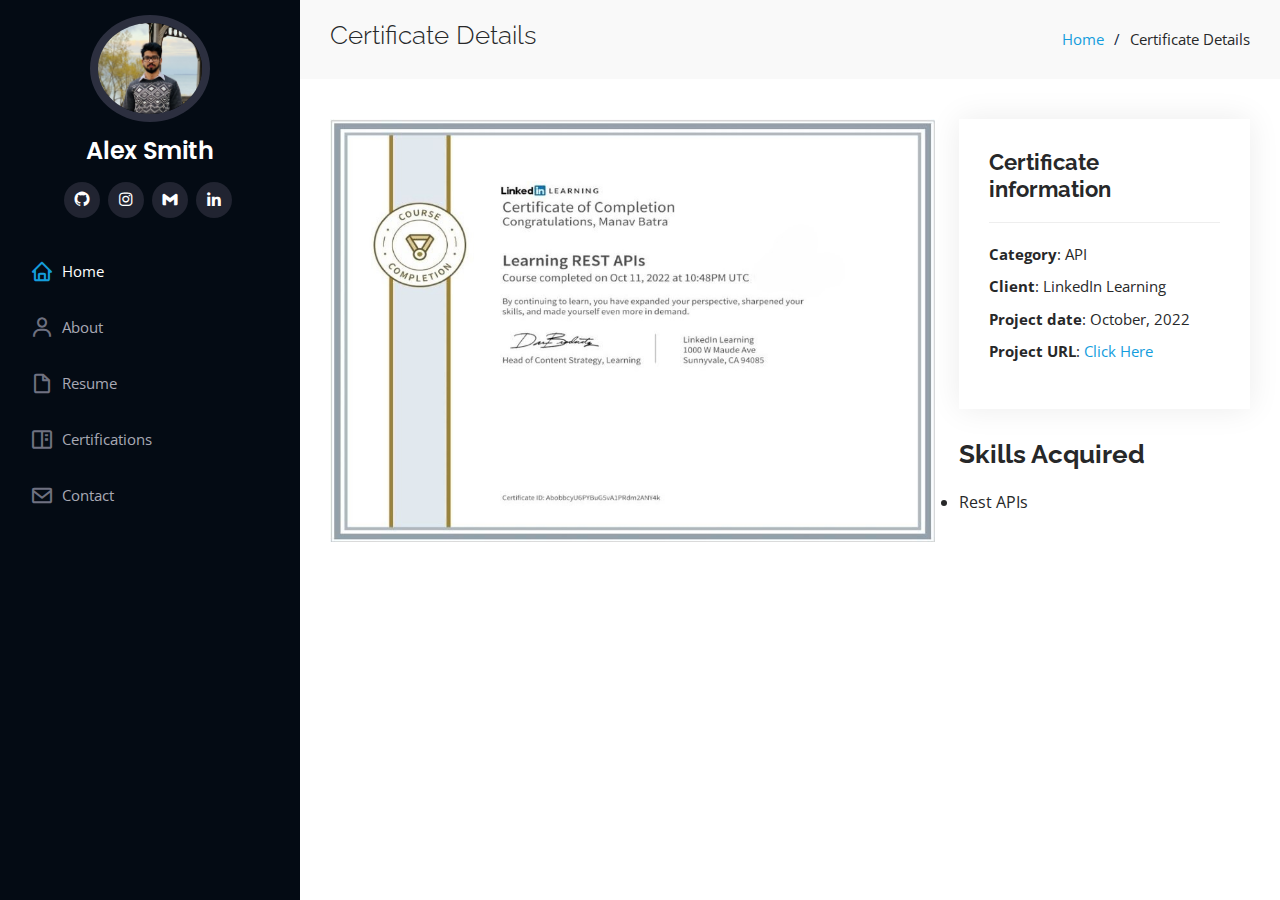
<file: portfolio-details3.html>
<!DOCTYPE html>
<html lang="en">

<head>
  <meta charset="utf-8">
  <meta content="width=device-width, initial-scale=1.0" name="viewport">

  <title>Portfolio Details</title>
  <meta content="" name="description">
  <meta content="" name="keywords">

  <!-- Favicons -->
  <link href="assets/img/favicon.png" rel="icon">
  <link href="assets/img/apple-touch-icon.png" rel="apple-touch-icon">

  <!-- Google Fonts -->
  <link href="https://fonts.googleapis.com/css?family=Open+Sans:300,300i,400,400i,600,600i,700,700i|Raleway:300,300i,400,400i,500,500i,600,600i,700,700i|Poppins:300,300i,400,400i,500,500i,600,600i,700,700i" rel="stylesheet">

  <!-- Vendor CSS Files -->
  <link href="assets/vendor/aos/aos.css" rel="stylesheet">
  <link href="assets/vendor/bootstrap/css/bootstrap.min.css" rel="stylesheet">
  <link href="assets/vendor/bootstrap-icons/bootstrap-icons.css" rel="stylesheet">
  <link href="assets/vendor/boxicons/css/boxicons.min.css" rel="stylesheet">
  <link href="assets/vendor/glightbox/css/glightbox.min.css" rel="stylesheet">
  <link href="assets/vendor/swiper/swiper-bundle.min.css" rel="stylesheet">

  <!-- Template Main CSS File -->
  <link href="assets/css/style.css" rel="stylesheet">

</head>

<body>

  <!-- ======= Mobile nav toggle button ======= -->
  <i class="bi bi-list mobile-nav-toggle d-xl-none"></i>

  <!-- ======= Header ======= -->
  <header id="header">
    <div class="d-flex flex-column">

      <div class="profile">
        <img src="assets/img/profile-img.jpg" alt="" class="img-fluid rounded-circle">
        <h1 class="text-light"><a href="index.html">Alex Smith</a></h1>
        <div class="social-links mt-3 text-center">
          <a href="https://github.com/manavbatra" class="github"><i class="bx bxl-github"></i></a>
          <a href="https://www.instagram.com/codesquasher/" class="instagram"><i class="bx bxl-instagram"></i></a>
          <a href="https://mail.google.com/mail/" class="google-plus"><i class="bx bxl-gmail"></i></a>
          <a href="https://www.linkedin.com/in/manavbatra98/" class="linkedin"><i class="bx bxl-linkedin"></i></a>
        </div>
      </div>

      <nav id="navbar" class="nav-menu navbar">
        <ul>
          <li><a href="index.html" class="nav-link scrollto active"><i class="bx bx-home"></i> <span>Home</span></a></li>
          <li><a href="index.html#about" class="nav-link scrollto"><i class="bx bx-user"></i> <span>About</span></a></li>
          <li><a href="index.html#resume" class="nav-link scrollto"><i class="bx bx-file-blank"></i> <span>Resume</span></a></li>
          <li><a href="index.html#certifications" class="nav-link scrollto"><i class="bx bx-book-content"></i> <span>Certifications</span></a></li>
          <li><a href="index.html#contact" class="nav-link scrollto"><i class="bx bx-envelope"></i> <span>Contact</span></a></li>
        </ul>
      </nav><!-- .nav-menu -->
    </div>
  </header><!-- End Header -->

  <main id="main">

    <!-- ======= Breadcrumbs ======= -->
    <section id="breadcrumbs" class="breadcrumbs">
      <div class="container">

        <div class="d-flex justify-content-between align-items-center">
          <h2>Certificate Details</h2>
          <ol>
            <li><a href="index.html">Home</a></li>
            <li>Certificate Details</li>
          </ol>
        </div>

      </div>
    </section><!-- End Breadcrumbs -->

    <!-- ======= Portfolio Details Section ======= -->
    <section id="portfolio-details" class="portfolio-details">
      <div class="container">

        <div class="row gy-4">

          <div class="col-lg-8">
            <div class="portfolio-details-slider swiper">
              <img src="assets/img/portfolio/cert3.jpg" alt="">
            </div>
          </div>

          <div class="col-lg-4">
            <div class="portfolio-info">
              <h3>Certificate information</h3>
              <ul>
                <li><strong>Category</strong>: API</li>
                <li><strong>Client</strong>: LinkedIn Learning</li>
                <li><strong>Project date</strong>: October, 2022</li>
                <li><strong>Project URL</strong>: <a href="https://www.linkedin.com/learning/certificates/4a924f4e1c2d1b68c581c3cbfa4750b490992beb46b2c4493d291595d42c3d91">Click Here</a></li>
              </ul>
            </div>
            <div class="portfolio-description">
              <h2>Skills Acquired</h2>
              <li>Rest APIs</li>
            </div>
          </div>

        </div>

      </div>
    </section><!-- End Portfolio Details Section -->

  </main><!-- End #main -->


  <a href="#" class="back-to-top d-flex align-items-center justify-content-center"><i class="bi bi-arrow-up-short"></i></a>

  <!-- Vendor JS Files -->
  <script src="assets/vendor/purecounter/purecounter_vanilla.js"></script>
  <script src="assets/vendor/aos/aos.js"></script>
  <script src="assets/vendor/bootstrap/js/bootstrap.bundle.min.js"></script>
  <script src="assets/vendor/glightbox/js/glightbox.min.js"></script>
  <script src="assets/vendor/isotope-layout/isotope.pkgd.min.js"></script>
  <script src="assets/vendor/swiper/swiper-bundle.min.js"></script>
  <script src="assets/vendor/typed.js/typed.umd.js"></script>
  <script src="assets/vendor/waypoints/noframework.waypoints.js"></script>
  <script src="assets/vendor/php-email-form/validate.js"></script>

  <!-- Template Main JS File -->
  <script src="assets/js/main.js"></script>

</body>

</html>
</file>
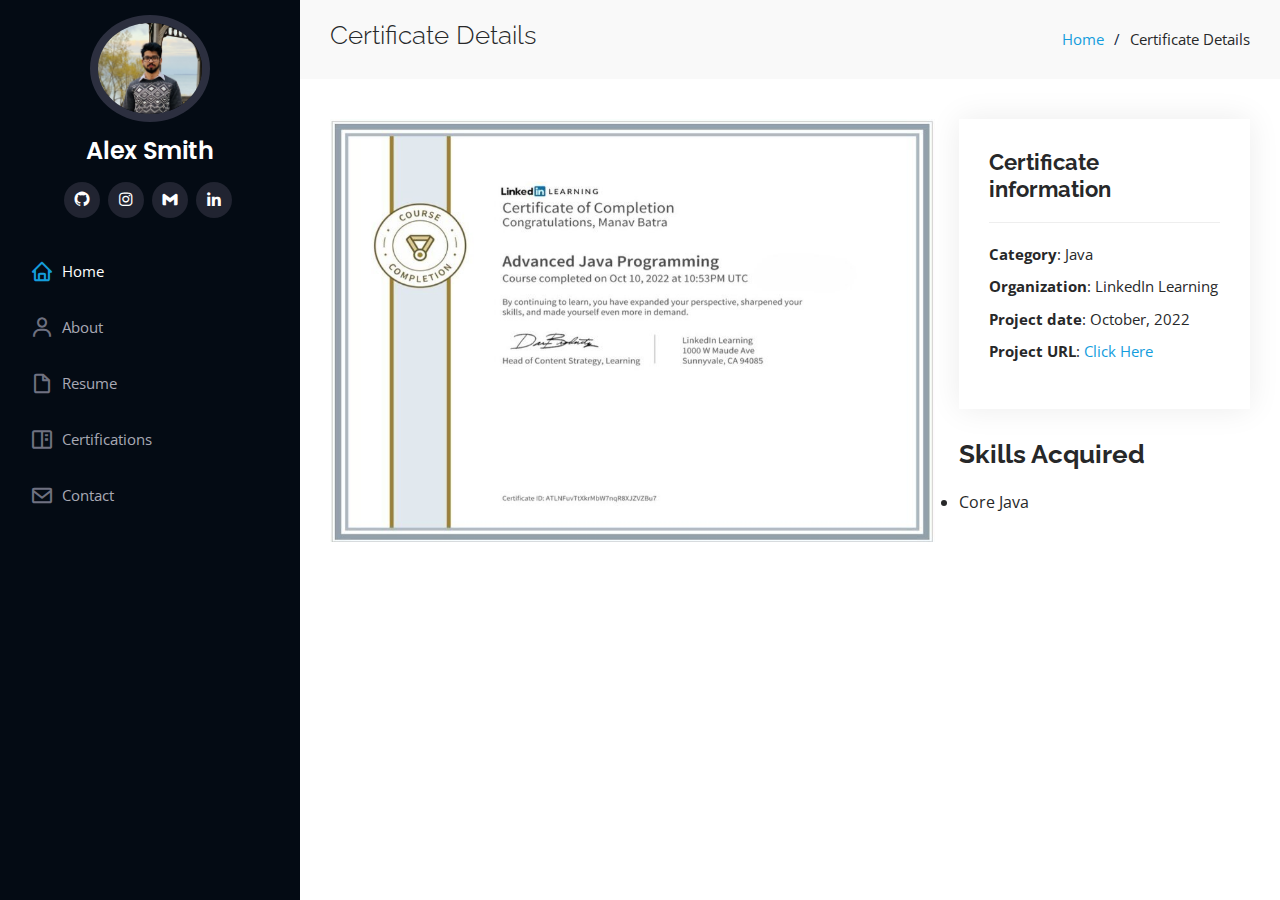
<file: portfolio-details4.html>
<!DOCTYPE html>
<html lang="en">

<head>
  <meta charset="utf-8">
  <meta content="width=device-width, initial-scale=1.0" name="viewport">

  <title>Portfolio Details</title>
  <meta content="" name="description">
  <meta content="" name="keywords">

  <!-- Favicons -->
  <link href="assets/img/favicon.png" rel="icon">
  <link href="assets/img/apple-touch-icon.png" rel="apple-touch-icon">

  <!-- Google Fonts -->
  <link href="https://fonts.googleapis.com/css?family=Open+Sans:300,300i,400,400i,600,600i,700,700i|Raleway:300,300i,400,400i,500,500i,600,600i,700,700i|Poppins:300,300i,400,400i,500,500i,600,600i,700,700i" rel="stylesheet">

  <!-- Vendor CSS Files -->
  <link href="assets/vendor/aos/aos.css" rel="stylesheet">
  <link href="assets/vendor/bootstrap/css/bootstrap.min.css" rel="stylesheet">
  <link href="assets/vendor/bootstrap-icons/bootstrap-icons.css" rel="stylesheet">
  <link href="assets/vendor/boxicons/css/boxicons.min.css" rel="stylesheet">
  <link href="assets/vendor/glightbox/css/glightbox.min.css" rel="stylesheet">
  <link href="assets/vendor/swiper/swiper-bundle.min.css" rel="stylesheet">

  <!-- Template Main CSS File -->
  <link href="assets/css/style.css" rel="stylesheet">

</head>

<body>

  <!-- ======= Mobile nav toggle button ======= -->
  <i class="bi bi-list mobile-nav-toggle d-xl-none"></i>

  <!-- ======= Header ======= -->
  <header id="header">
    <div class="d-flex flex-column">

      <div class="profile">
        <img src="assets/img/profile-img.jpg" alt="" class="img-fluid rounded-circle">
        <h1 class="text-light"><a href="index.html">Alex Smith</a></h1>
        <div class="social-links mt-3 text-center">
          <a href="https://github.com/manavbatra" class="github"><i class="bx bxl-github"></i></a>
          <a href="https://www.instagram.com/codesquasher/" class="instagram"><i class="bx bxl-instagram"></i></a>
          <a href="https://mail.google.com/mail/" class="google-plus"><i class="bx bxl-gmail"></i></a>
          <a href="https://www.linkedin.com/in/manavbatra98/" class="linkedin"><i class="bx bxl-linkedin"></i></a>
        </div>
      </div>

      <nav id="navbar" class="nav-menu navbar">
        <ul>
          <li><a href="index.html" class="nav-link scrollto active"><i class="bx bx-home"></i> <span>Home</span></a></li>
          <li><a href="index.html#about" class="nav-link scrollto"><i class="bx bx-user"></i> <span>About</span></a></li>
          <li><a href="index.html#resume" class="nav-link scrollto"><i class="bx bx-file-blank"></i> <span>Resume</span></a></li>
          <li><a href="index.html#certifications" class="nav-link scrollto"><i class="bx bx-book-content"></i> <span>Certifications</span></a></li>
          <li><a href="index.html#contact" class="nav-link scrollto"><i class="bx bx-envelope"></i> <span>Contact</span></a></li>
        </ul>
      </nav><!-- .nav-menu -->
    </div>
  </header><!-- End Header -->

  <main id="main">

    <!-- ======= Breadcrumbs ======= -->
    <section id="breadcrumbs" class="breadcrumbs">
      <div class="container">

        <div class="d-flex justify-content-between align-items-center">
          <h2>Certificate Details</h2>
          <ol>
            <li><a href="index.html">Home</a></li>
            <li>Certificate Details</li>
          </ol>
        </div>

      </div>
    </section><!-- End Breadcrumbs -->

    <!-- ======= Portfolio Details Section ======= -->
    <section id="portfolio-details" class="portfolio-details">
      <div class="container">

        <div class="row gy-4">

          <div class="col-lg-8">
            <div class="portfolio-details-slider swiper">
              <img src="assets/img/portfolio/cert4.jpg" alt="">
            </div>
          </div>

          <div class="col-lg-4">
            <div class="portfolio-info">
              <h3>Certificate information</h3>
              <ul>
                <li><strong>Category</strong>: Java</li>
                <li><strong>Organization</strong>: LinkedIn Learning</li>
                <li><strong>Project date</strong>: October, 2022</li>
                <li><strong>Project URL</strong>: <a href="https://www.linkedin.com/learning/certificates/0d504c2a094dbdd888b2da55ce6b8dee130506916bf87d82e5b50949ba8807b2">Click Here</a></li>
              </ul>
            </div>
            <div class="portfolio-description">
              <h2>Skills Acquired</h2>
              <li>Core Java</li>
            </div>
          </div>

        </div>

      </div>
    </section><!-- End Portfolio Details Section -->

  </main><!-- End #main -->


  <a href="#" class="back-to-top d-flex align-items-center justify-content-center"><i class="bi bi-arrow-up-short"></i></a>

  <!-- Vendor JS Files -->
  <script src="assets/vendor/purecounter/purecounter_vanilla.js"></script>
  <script src="assets/vendor/aos/aos.js"></script>
  <script src="assets/vendor/bootstrap/js/bootstrap.bundle.min.js"></script>
  <script src="assets/vendor/glightbox/js/glightbox.min.js"></script>
  <script src="assets/vendor/isotope-layout/isotope.pkgd.min.js"></script>
  <script src="assets/vendor/swiper/swiper-bundle.min.js"></script>
  <script src="assets/vendor/typed.js/typed.umd.js"></script>
  <script src="assets/vendor/waypoints/noframework.waypoints.js"></script>
  <script src="assets/vendor/php-email-form/validate.js"></script>

  <!-- Template Main JS File -->
  <script src="assets/js/main.js"></script>

</body>

</html>
</file>
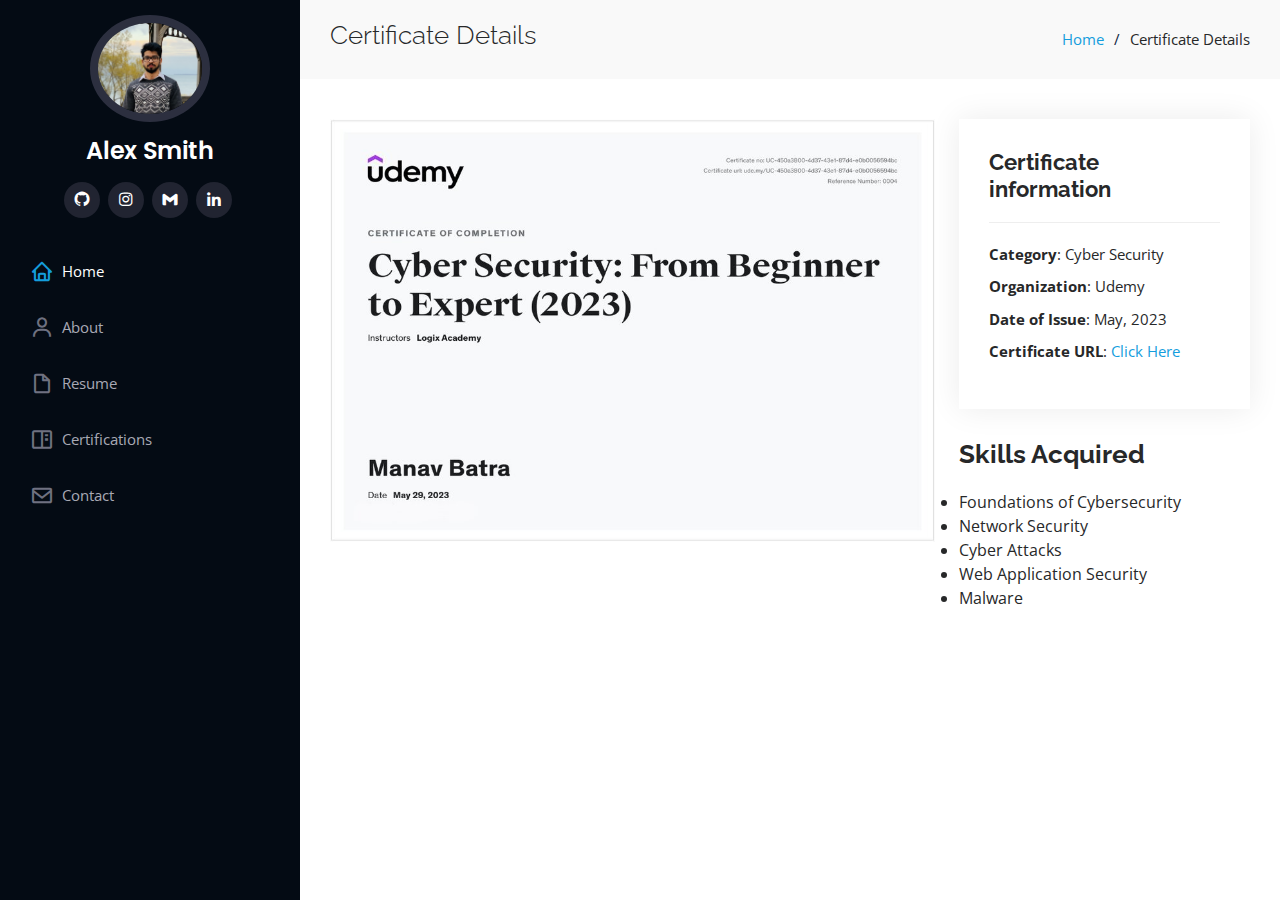
<file: portfolio-details5.html>
<!DOCTYPE html>
<html lang="en">

<head>
  <meta charset="utf-8">
  <meta content="width=device-width, initial-scale=1.0" name="viewport">

  <title>Portfolio Details</title>
  <meta content="" name="description">
  <meta content="" name="keywords">

  <!-- Favicons -->
  <link href="assets/img/favicon.png" rel="icon">
  <link href="assets/img/apple-touch-icon.png" rel="apple-touch-icon">

  <!-- Google Fonts -->
  <link href="https://fonts.googleapis.com/css?family=Open+Sans:300,300i,400,400i,600,600i,700,700i|Raleway:300,300i,400,400i,500,500i,600,600i,700,700i|Poppins:300,300i,400,400i,500,500i,600,600i,700,700i" rel="stylesheet">

  <!-- Vendor CSS Files -->
  <link href="assets/vendor/aos/aos.css" rel="stylesheet">
  <link href="assets/vendor/bootstrap/css/bootstrap.min.css" rel="stylesheet">
  <link href="assets/vendor/bootstrap-icons/bootstrap-icons.css" rel="stylesheet">
  <link href="assets/vendor/boxicons/css/boxicons.min.css" rel="stylesheet">
  <link href="assets/vendor/glightbox/css/glightbox.min.css" rel="stylesheet">
  <link href="assets/vendor/swiper/swiper-bundle.min.css" rel="stylesheet">

  <!-- Template Main CSS File -->
  <link href="assets/css/style.css" rel="stylesheet">

</head>

<body>

  <!-- ======= Mobile nav toggle button ======= -->
  <i class="bi bi-list mobile-nav-toggle d-xl-none"></i>

  <!-- ======= Header ======= -->
  <header id="header">
    <div class="d-flex flex-column">

      <div class="profile">
        <img src="assets/img/profile-img.jpg" alt="" class="img-fluid rounded-circle">
        <h1 class="text-light"><a href="index.html">Alex Smith</a></h1>
        <div class="social-links mt-3 text-center">
          <a href="https://github.com/manavbatra" class="github"><i class="bx bxl-github"></i></a>
          <a href="https://www.instagram.com/codesquasher/" class="instagram"><i class="bx bxl-instagram"></i></a>
          <a href="https://mail.google.com/mail/" class="google-plus"><i class="bx bxl-gmail"></i></a>
          <a href="https://www.linkedin.com/in/manavbatra98/" class="linkedin"><i class="bx bxl-linkedin"></i></a>
        </div>
      </div>

      <nav id="navbar" class="nav-menu navbar">
        <ul>
          <li><a href="index.html" class="nav-link scrollto active"><i class="bx bx-home"></i> <span>Home</span></a></li>
          <li><a href="index.html#about" class="nav-link scrollto"><i class="bx bx-user"></i> <span>About</span></a></li>
          <li><a href="index.html#resume" class="nav-link scrollto"><i class="bx bx-file-blank"></i> <span>Resume</span></a></li>
          <li><a href="index.html#certifications" class="nav-link scrollto"><i class="bx bx-book-content"></i> <span>Certifications</span></a></li>
          <li><a href="index.html#contact" class="nav-link scrollto"><i class="bx bx-envelope"></i> <span>Contact</span></a></li>
        </ul>
      </nav><!-- .nav-menu -->
    </div>
  </header><!-- End Header -->

  <main id="main">

    <!-- ======= Breadcrumbs ======= -->
    <section id="breadcrumbs" class="breadcrumbs">
      <div class="container">

        <div class="d-flex justify-content-between align-items-center">
          <h2>Certificate Details</h2>
          <ol>
            <li><a href="index.html">Home</a></li>
            <li>Certificate Details</li>
          </ol>
        </div>

      </div>
    </section><!-- End Breadcrumbs -->

    <!-- ======= Portfolio Details Section ======= -->
    <section id="portfolio-details" class="portfolio-details">
      <div class="container">

        <div class="row gy-4">

          <div class="col-lg-8">
            <div class="portfolio-details-slider swiper">
              <img src="assets/img/portfolio/cert5.jpg" alt="">
            </div>
          </div>

          <div class="col-lg-4">
            <div class="portfolio-info">
              <h3>Certificate information</h3>
              <ul>
                <li><strong>Category</strong>: Cyber Security</li>
                <li><strong>Organization</strong>: Udemy</li>
                <li><strong>Date of Issue</strong>: May, 2023</li>
                <li><strong>Certificate URL</strong>: <a href="https://www.udemy.com/certificate/UC-450a3800-4d37-43e1-87d4-e0b0056594bc/">Click Here</a></li>
              </ul>
            </div>
            <div class="portfolio-description">
              <h2>Skills Acquired</h2>
              <li>Foundations of Cybersecurity</li>
              <li>Network Security</li>
              <li>Cyber Attacks</li>
              <li>Web Application Security</li>
              <li>Malware</li>
            </div>
          </div>

        </div>

      </div>
    </section><!-- End Portfolio Details Section -->

  </main><!-- End #main -->


  <a href="#" class="back-to-top d-flex align-items-center justify-content-center"><i class="bi bi-arrow-up-short"></i></a>

  <!-- Vendor JS Files -->
  <script src="assets/vendor/purecounter/purecounter_vanilla.js"></script>
  <script src="assets/vendor/aos/aos.js"></script>
  <script src="assets/vendor/bootstrap/js/bootstrap.bundle.min.js"></script>
  <script src="assets/vendor/glightbox/js/glightbox.min.js"></script>
  <script src="assets/vendor/isotope-layout/isotope.pkgd.min.js"></script>
  <script src="assets/vendor/swiper/swiper-bundle.min.js"></script>
  <script src="assets/vendor/typed.js/typed.umd.js"></script>
  <script src="assets/vendor/waypoints/noframework.waypoints.js"></script>
  <script src="assets/vendor/php-email-form/validate.js"></script>

  <!-- Template Main JS File -->
  <script src="assets/js/main.js"></script>

</body>

</html>
</file>
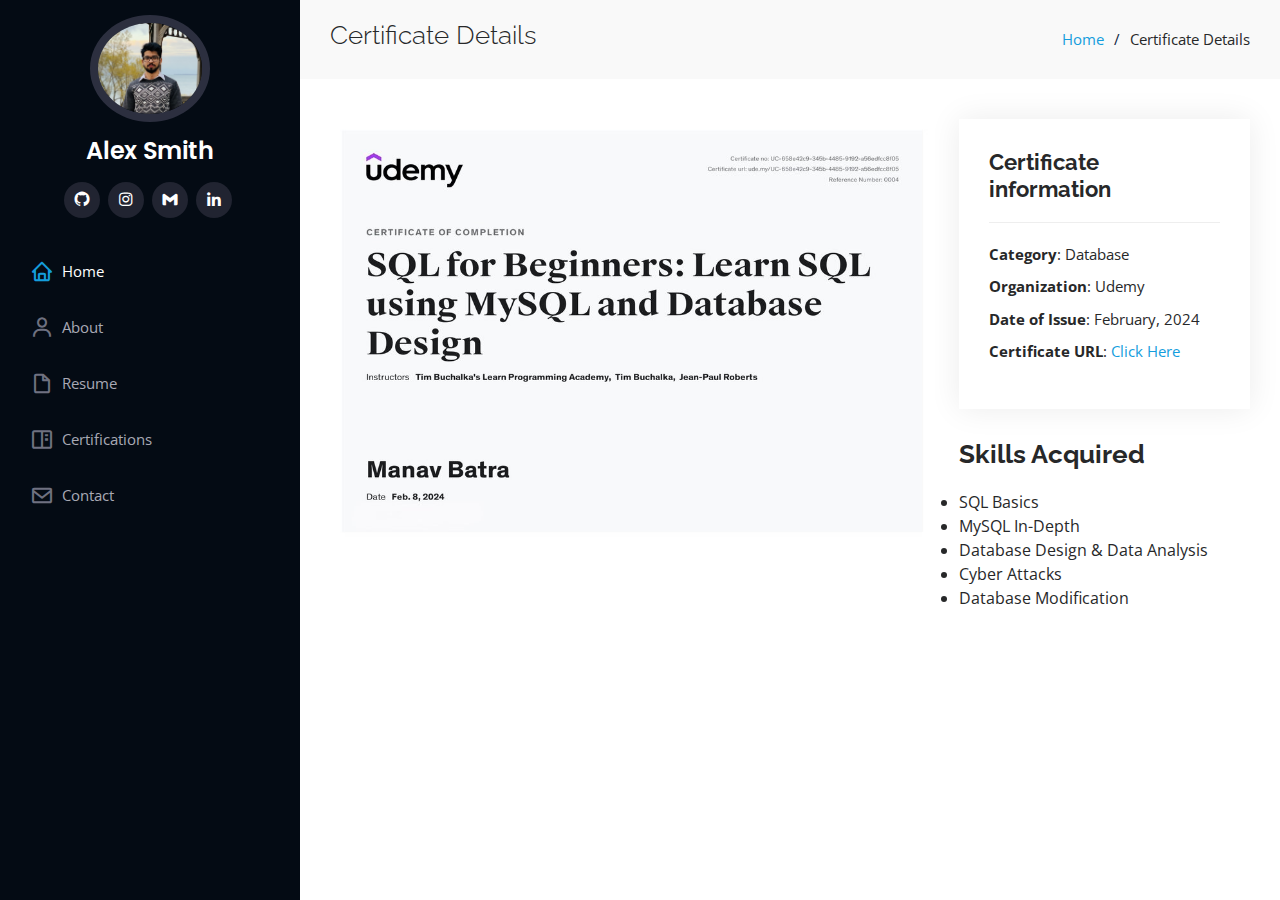
<file: portfolio-details6.html>
<!DOCTYPE html>
<html lang="en">

<head>
  <meta charset="utf-8">
  <meta content="width=device-width, initial-scale=1.0" name="viewport">

  <title>Portfolio Details</title>
  <meta content="" name="description">
  <meta content="" name="keywords">

  <!-- Favicons -->
  <link href="assets/img/favicon.png" rel="icon">
  <link href="assets/img/apple-touch-icon.png" rel="apple-touch-icon">

  <!-- Google Fonts -->
  <link href="https://fonts.googleapis.com/css?family=Open+Sans:300,300i,400,400i,600,600i,700,700i|Raleway:300,300i,400,400i,500,500i,600,600i,700,700i|Poppins:300,300i,400,400i,500,500i,600,600i,700,700i" rel="stylesheet">

  <!-- Vendor CSS Files -->
  <link href="assets/vendor/aos/aos.css" rel="stylesheet">
  <link href="assets/vendor/bootstrap/css/bootstrap.min.css" rel="stylesheet">
  <link href="assets/vendor/bootstrap-icons/bootstrap-icons.css" rel="stylesheet">
  <link href="assets/vendor/boxicons/css/boxicons.min.css" rel="stylesheet">
  <link href="assets/vendor/glightbox/css/glightbox.min.css" rel="stylesheet">
  <link href="assets/vendor/swiper/swiper-bundle.min.css" rel="stylesheet">

  <!-- Template Main CSS File -->
  <link href="assets/css/style.css" rel="stylesheet">

</head>

<body>

  <!-- ======= Mobile nav toggle button ======= -->
  <i class="bi bi-list mobile-nav-toggle d-xl-none"></i>

  <!-- ======= Header ======= -->
  <header id="header">
    <div class="d-flex flex-column">

      <div class="profile">
        <img src="assets/img/profile-img.jpg" alt="" class="img-fluid rounded-circle">
        <h1 class="text-light"><a href="index.html">Alex Smith</a></h1>
        <div class="social-links mt-3 text-center">
          <a href="https://github.com/manavbatra" class="github"><i class="bx bxl-github"></i></a>
          <a href="https://www.instagram.com/codesquasher/" class="instagram"><i class="bx bxl-instagram"></i></a>
          <a href="https://mail.google.com/mail/" class="google-plus"><i class="bx bxl-gmail"></i></a>
          <a href="https://www.linkedin.com/in/manavbatra98/" class="linkedin"><i class="bx bxl-linkedin"></i></a>
        </div>
      </div>

      <nav id="navbar" class="nav-menu navbar">
        <ul>
          <li><a href="index.html" class="nav-link scrollto active"><i class="bx bx-home"></i> <span>Home</span></a></li>
          <li><a href="index.html#about" class="nav-link scrollto"><i class="bx bx-user"></i> <span>About</span></a></li>
          <li><a href="index.html#resume" class="nav-link scrollto"><i class="bx bx-file-blank"></i> <span>Resume</span></a></li>
          <li><a href="index.html#certifications" class="nav-link scrollto"><i class="bx bx-book-content"></i> <span>Certifications</span></a></li>
          <li><a href="index.html#contact" class="nav-link scrollto"><i class="bx bx-envelope"></i> <span>Contact</span></a></li>
        </ul>
      </nav><!-- .nav-menu -->
    </div>
  </header><!-- End Header -->

  <main id="main">

    <!-- ======= Breadcrumbs ======= -->
    <section id="breadcrumbs" class="breadcrumbs">
      <div class="container">

        <div class="d-flex justify-content-between align-items-center">
          <h2>Certificate Details</h2>
          <ol>
            <li><a href="index.html">Home</a></li>
            <li>Certificate Details</li>
          </ol>
        </div>

      </div>
    </section><!-- End Breadcrumbs -->

    <!-- ======= Portfolio Details Section ======= -->
    <section id="portfolio-details" class="portfolio-details">
      <div class="container">

        <div class="row gy-4">

          <div class="col-lg-8">
            <div class="portfolio-details-slider swiper">
              <img src="assets/img/portfolio/cert6.jpg" alt="">
            </div>
          </div>

          <div class="col-lg-4">
            <div class="portfolio-info">
              <h3>Certificate information</h3>
              <ul>
                <li><strong>Category</strong>: Database</li>
                <li><strong>Organization</strong>: Udemy</li>
                <li><strong>Date of Issue</strong>: February, 2024</li>
                <li><strong>Certificate URL</strong>: <a href="https://www.udemy.com/certificate/UC-658e42c9-345b-4485-9192-a56edfcc8f05/?utm_campaign=email&utm_medium=email&utm_source=sendgrid.com">Click Here</a></li>
              </ul>
            </div>
            <div class="portfolio-description">
              <h2>Skills Acquired</h2>
              <li>SQL Basics</li>
              <li>MySQL In-Depth</li>
              <li>Database Design & Data Analysis</li>
              <li>Cyber Attacks</li>
              <li>Database Modification</li>
            </div>
          </div>

        </div>

      </div>
    </section><!-- End Portfolio Details Section -->

  </main><!-- End #main -->


  <a href="#" class="back-to-top d-flex align-items-center justify-content-center"><i class="bi bi-arrow-up-short"></i></a>

  <!-- Vendor JS Files -->
  <script src="assets/vendor/purecounter/purecounter_vanilla.js"></script>
  <script src="assets/vendor/aos/aos.js"></script>
  <script src="assets/vendor/bootstrap/js/bootstrap.bundle.min.js"></script>
  <script src="assets/vendor/glightbox/js/glightbox.min.js"></script>
  <script src="assets/vendor/isotope-layout/isotope.pkgd.min.js"></script>
  <script src="assets/vendor/swiper/swiper-bundle.min.js"></script>
  <script src="assets/vendor/typed.js/typed.umd.js"></script>
  <script src="assets/vendor/waypoints/noframework.waypoints.js"></script>
  <script src="assets/vendor/php-email-form/validate.js"></script>

  <!-- Template Main JS File -->
  <script src="assets/js/main.js"></script>

</body>

</html>
</file>
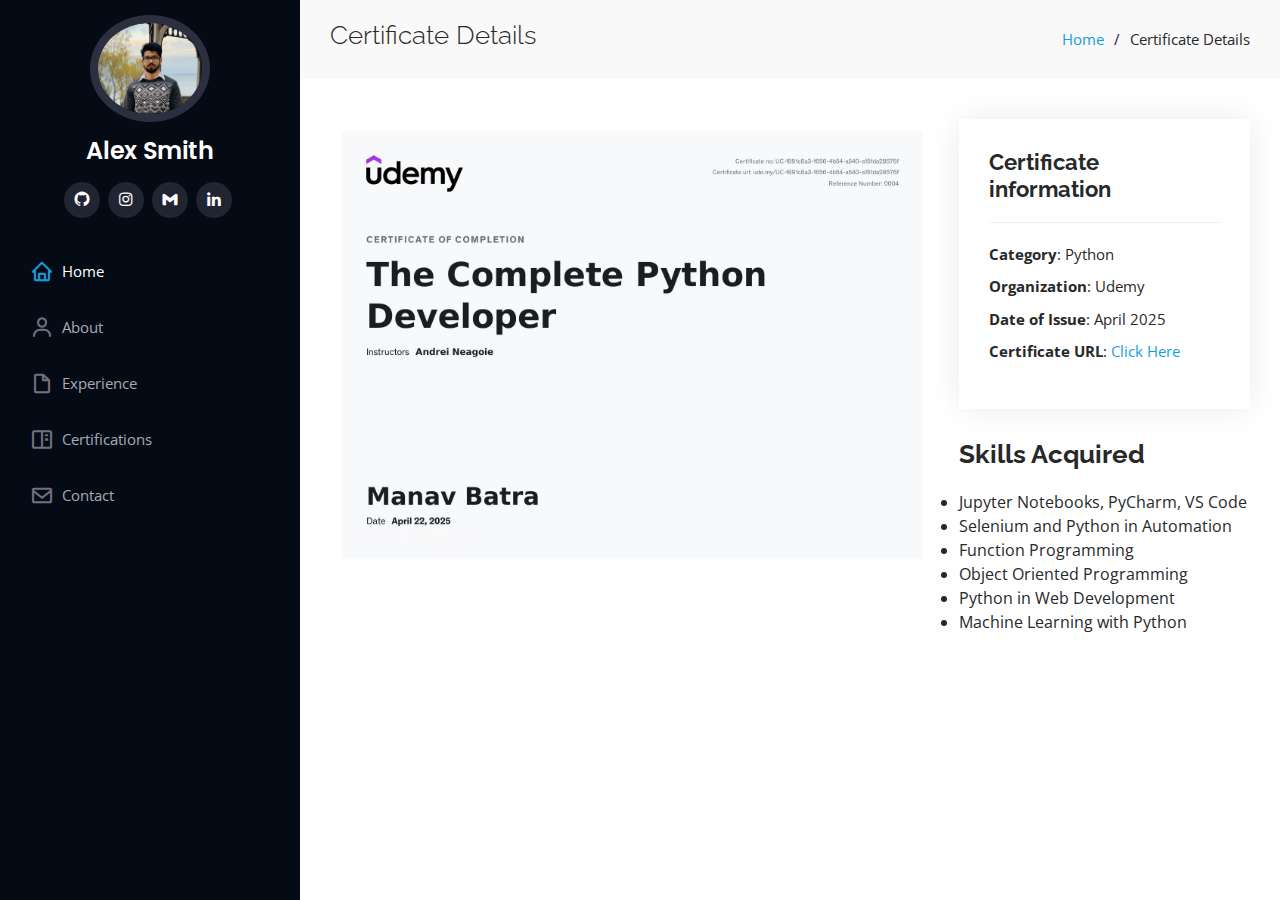
<file: portfolio-details7.html>
<!DOCTYPE html>
<html lang="en">

<head>
    <meta charset="utf-8">
    <meta content="width=device-width, initial-scale=1.0" name="viewport">

    <title>Portfolio Details</title>
    <meta content="" name="description">
    <meta content="" name="keywords">

    <!-- Favicons -->
    <link href="assets/img/portfolio-favicon.jpg" rel="icon">
    <link href="assets/img/portfolio-favicon.jpg" rel="apple-touch-icon">

    <!-- Google Fonts -->
    <link href="https://fonts.googleapis.com/css?family=Open+Sans:300,300i,400,400i,600,600i,700,700i|Raleway:300,300i,400,400i,500,500i,600,600i,700,700i|Poppins:300,300i,400,400i,500,500i,600,600i,700,700i" rel="stylesheet">

    <!-- Vendor CSS Files -->
    <link href="assets/vendor/aos/aos.css" rel="stylesheet">
    <link href="assets/vendor/bootstrap/css/bootstrap.min.css" rel="stylesheet">
    <link href="assets/vendor/bootstrap-icons/bootstrap-icons.css" rel="stylesheet">
    <link href="assets/vendor/boxicons/css/boxicons.min.css" rel="stylesheet">
    <link href="assets/vendor/glightbox/css/glightbox.min.css" rel="stylesheet">
    <link href="assets/vendor/swiper/swiper-bundle.min.css" rel="stylesheet">

    <!-- Template Main CSS File -->
    <link href="assets/css/style.css" rel="stylesheet">

</head>

<body>

<!-- ======= Mobile nav toggle button ======= -->
<i class="bi bi-list mobile-nav-toggle d-xl-none"></i>

<!-- ======= Header ======= -->
<header id="header">
    <div class="d-flex flex-column">

        <div class="profile">
            <img src="assets/img/profile-img.jpg" alt="" class="img-fluid rounded-circle">
            <h1 class="text-light"><a href="index.html">Alex Smith</a></h1>
            <div class="social-links mt-3 text-center">
                <a href="https://github.com/manavbatra" class="github"><i class="bx bxl-github"></i></a>
                <a href="https://www.instagram.com/codesquasher/" class="instagram"><i class="bx bxl-instagram"></i></a>
                <a href="https://mail.google.com/mail/" class="google-plus"><i class="bx bxl-gmail"></i></a>
                <a href="https://www.linkedin.com/in/manavbatra98/" class="linkedin"><i class="bx bxl-linkedin"></i></a>
            </div>
        </div>

        <nav id="navbar" class="nav-menu navbar">
            <ul>
                <li><a href="index.html" class="nav-link scrollto active"><i class="bx bx-home"></i> <span>Home</span></a></li>
                <li><a href="index.html#about" class="nav-link scrollto"><i class="bx bx-user"></i> <span>About</span></a></li>
                <li><a href="index.html#experience" class="nav-link scrollto"><i class="bx bx-file-blank"></i> <span>Experience</span></a></li>
                <li><a href="index.html#certifications" class="nav-link scrollto"><i class="bx bx-book-content"></i> <span>Certifications</span></a></li>
                <li><a href="index.html#contact" class="nav-link scrollto"><i class="bx bx-envelope"></i> <span>Contact</span></a></li>
            </ul>
        </nav><!-- .nav-menu -->
    </div>
</header><!-- End Header -->

<main id="main">

    <!-- ======= Breadcrumbs ======= -->
    <section id="breadcrumbs" class="breadcrumbs">
        <div class="container">

            <div class="d-flex justify-content-between align-items-center">
                <h2>Certificate Details</h2>
                <ol>
                    <li><a href="index.html">Home</a></li>
                    <li>Certificate Details</li>
                </ol>
            </div>

        </div>
    </section><!-- End Breadcrumbs -->

    <!-- ======= Portfolio Details Section ======= -->
    <section id="portfolio-details" class="portfolio-details">
        <div class="container">

            <div class="row gy-4">

                <div class="col-lg-8">
                    <div class="portfolio-details-slider swiper">
                        <img src="assets/img/portfolio/cert7.jpg" alt="">
                    </div>
                </div>

                <div class="col-lg-4">
                    <div class="portfolio-info">
                        <h3>Certificate information</h3>
                        <ul>
                            <li><strong>Category</strong>: Python</li>
                            <li><strong>Organization</strong>: Udemy</li>
                            <li><strong>Date of Issue</strong>: April 2025</li>
                            <li><strong>Certificate URL</strong>: <a href="https://www.udemy.com/certificate/UC-f891c8a3-1656-4b54-a540-a151da28576f/?utm_campaign=email&utm_medium=email&utm_source=sendgrid.com">Click Here</a></li>
                        </ul>
                    </div>
                    <div class="portfolio-description">
                        <h2>Skills Acquired</h2>
                        <li>Jupyter Notebooks, PyCharm, VS Code</li>
                        <li>Selenium and Python in Automation</li>
                        <li>Function Programming</li>
                        <li>Object Oriented Programming</li>
                        <li>Python in Web Development</li>
                        <li>Machine Learning with Python</li>
                    </div>
                </div>

            </div>

        </div>
    </section><!-- End Portfolio Details Section -->

</main><!-- End #main -->


<a href="#" class="back-to-top d-flex align-items-center justify-content-center"><i class="bi bi-arrow-up-short"></i></a>

<!-- Vendor JS Files -->
<script src="assets/vendor/purecounter/purecounter_vanilla.js"></script>
<script src="assets/vendor/aos/aos.js"></script>
<script src="assets/vendor/bootstrap/js/bootstrap.bundle.min.js"></script>
<script src="assets/vendor/glightbox/js/glightbox.min.js"></script>
<script src="assets/vendor/isotope-layout/isotope.pkgd.min.js"></script>
<script src="assets/vendor/swiper/swiper-bundle.min.js"></script>
<script src="assets/vendor/typed.js/typed.umd.js"></script>
<script src="assets/vendor/waypoints/noframework.waypoints.js"></script>
<script src="assets/vendor/php-email-form/validate.js"></script>

<!-- Template Main JS File -->
<script src="assets/js/main.js"></script>

</body>

</html>
</file>
<file: assets/css/style.css>
/*--------------------------------------------------------------
# General
--------------------------------------------------------------*/
body {
  font-family: "Open Sans", sans-serif;
  color: #272829;
}

a {
  color: #149ddd;
  text-decoration: none;
}

a:hover {
  color: #37b3ed;
  text-decoration: none;
}

h1,
h2,
h3,
h4,
h5,
h6 {
  font-family: "Raleway", sans-serif;
}

/*--------------------------------------------------------------
# Back to top button
--------------------------------------------------------------*/
.back-to-top {
  position: fixed;
  visibility: hidden;
  opacity: 0;
  right: 15px;
  bottom: 15px;
  z-index: 996;
  background: #149ddd;
  width: 40px;
  height: 40px;
  border-radius: 50px;
  transition: all 0.4s;
}

.back-to-top i {
  font-size: 28px;
  color: #fff;
  line-height: 0;
}

.back-to-top:hover {
  background: #2eafec;
  color: #fff;
}

.back-to-top.active {
  visibility: visible;
  opacity: 1;
}

/*--------------------------------------------------------------
# Header
--------------------------------------------------------------*/
#header {
  position: fixed;
  top: 0;
  left: 0;
  bottom: 0;
  width: 300px;
  transition: all ease-in-out 0.5s;
  z-index: 9997;
  transition: all 0.5s;
  padding: 0 15px;
  background: #040b14;
  overflow-y: auto;
}

#header .profile img {
  margin: 15px auto;
  display: block;
  width: 120px;
  border: 8px solid #2c2f3f;
}

#header .profile h1 {
  font-size: 24px;
  margin: 0;
  padding: 0;
  font-weight: 600;
  -moz-text-align-last: center;
  text-align-last: center;
  font-family: "Poppins", sans-serif;
}

#header .profile h1 a,
#header .profile h1 a:hover {
  color: #fff;
  text-decoration: none;
}

#header .profile .social-links a {
  font-size: 18px;
  display: inline-block;
  background: #212431;
  color: #fff;
  line-height: 1;
  padding: 8px 0;
  margin-right: 4px;
  border-radius: 50%;
  text-align: center;
  width: 36px;
  height: 36px;
  transition: 0.3s;
}

#header .profile .social-links a:hover {
  background: #149ddd;
  color: #fff;
  text-decoration: none;
}

#main {
  margin-left: 300px;
}

.container,
.container-fluid {
  padding-left: 30px;
  padding-right: 30px;
}

@media (max-width: 1199px) {
  #header {
    left: -300px;
  }

  #main {
    margin-left: 0;
  }

  .container,
  .container-fluid {
    padding-left: 12px;
    padding-right: 12px;
  }
}

/*--------------------------------------------------------------
# Navigation Menu
--------------------------------------------------------------*/
/* Desktop Navigation */
.nav-menu {
  padding: 30px 0 0 0;
}

.nav-menu * {
  margin: 0;
  padding: 0;
  list-style: none;
}

.nav-menu>ul>li {
  position: relative;
  white-space: nowrap;
}

.nav-menu a,
.nav-menu a:focus {
  display: flex;
  align-items: center;
  color: #a8a9b4;
  padding: 12px 15px;
  margin-bottom: 8px;
  transition: 0.3s;
  font-size: 15px;
}

.nav-menu a i,
.nav-menu a:focus i {
  font-size: 24px;
  padding-right: 8px;
  color: #6f7180;
}

.nav-menu a:hover,
.nav-menu .active,
.nav-menu .active:focus,
.nav-menu li:hover>a {
  text-decoration: none;
  color: #fff;
}

.nav-menu a:hover i,
.nav-menu .active i,
.nav-menu .active:focus i,
.nav-menu li:hover>a i {
  color: #149ddd;
}

/* Mobile Navigation */
.mobile-nav-toggle {
  position: fixed;
  right: 15px;
  top: 15px;
  z-index: 9998;
  border: 0;
  font-size: 24px;
  transition: all 0.4s;
  outline: none !important;
  background-color: #149ddd;
  color: #fff;
  width: 40px;
  height: 40px;
  display: inline-flex;
  align-items: center;
  justify-content: center;
  line-height: 0;
  border-radius: 50px;
  cursor: pointer;
}

.mobile-nav-active {
  overflow: hidden;
}

.mobile-nav-active #header {
  left: 0;
}

/*--------------------------------------------------------------
# Hero Section
--------------------------------------------------------------*/
#hero {
  width: 100%;
  height: 100vh;
  background: url("../img/hero-bg.jpg") top center;
  background-size: cover;
}

#hero:before {
  content: "";
  background: rgba(5, 13, 24, 0.3);
  position: absolute;
  bottom: 0;
  top: 0;
  left: 0;
  right: 0;
  z-index: 1;
}

#hero .hero-container {
  position: relative;
  z-index: 2;
  min-width: 300px;
}

#hero h1 {
  margin: 0 0 10px 0;
  font-size: 64px;
  font-weight: 700;
  line-height: 56px;
  color: #fff;
}

#hero p {
  color: #fff;
  margin-bottom: 50px;
  font-size: 26px;
  font-family: "Poppins", sans-serif;
}

#hero p span {
  color: #fff;
  padding-bottom: 4px;
  letter-spacing: 1px;
  border-bottom: 3px solid #149ddd;
}

@media (min-width: 1024px) {
  #hero {
    background-attachment: fixed;
  }
}

@media (max-width: 768px) {
  #hero h1 {
    font-size: 28px;
    line-height: 36px;
  }

  #hero h2 {
    font-size: 18px;
    line-height: 24px;
    margin-bottom: 30px;
  }
}

/*--------------------------------------------------------------
# Sections General
--------------------------------------------------------------*/
section {
  padding: 60px 0;
  overflow: hidden;
}

.section-bg {
  background: #f5f8fd;
}

.section-title {
  padding-bottom: 30px;
}

.section-title h2 {
  font-size: 32px;
  font-weight: bold;
  margin-bottom: 20px;
  padding-bottom: 20px;
  position: relative;
  color: #173b6c;
}

.section-title h2::after {
  content: "";
  position: absolute;
  display: block;
  width: 50px;
  height: 3px;
  background: #149ddd;
  bottom: 0;
  left: 0;
}

.section-title p {
  margin-bottom: 0;
}

/*--------------------------------------------------------------
# About
--------------------------------------------------------------*/
.about .content h3 {
  font-weight: 700;
  font-size: 26px;
  color: #173b6c;
}

.about .content ul {
  list-style: none;
  padding: 0;
}

.about .content ul li {
  margin-bottom: 20px;
  display: flex;
  align-items: center;
}

.about .content ul strong {
  margin-right: 10px;
}

.about .content ul i {
  font-size: 16px;
  margin-right: 5px;
  color: #149ddd;
  line-height: 0;
}

.about .content p:last-child {
  margin-bottom: 0;
}

/*--------------------------------------------------------------
# Facts
--------------------------------------------------------------*/
.facts {
  padding-bottom: 30px;
}

.facts .count-box {
  padding: 30px;
  width: 100%;
}

.facts .count-box i {
  display: block;
  font-size: 44px;
  color: #149ddd;
  float: left;
  line-height: 0;
}

.facts .count-box span {
  font-size: 48px;
  line-height: 40px;
  display: block;
  font-weight: 700;
  color: #050d18;
  margin-left: 60px;
}

.facts .count-box p {
  padding: 15px 0 0 0;
  margin: 0 0 0 60px;
  font-family: "Raleway", sans-serif;
  font-size: 14px;
  color: #122f57;
}

.facts .count-box a {
  font-weight: 600;
  display: block;
  margin-top: 20px;
  color: #122f57;
  font-size: 15px;
  font-family: "Poppins", sans-serif;
  transition: ease-in-out 0.3s;
}

.facts .count-box a:hover {
  color: #1f5297;
}

/*--------------------------------------------------------------
# Akills
--------------------------------------------------------------*/
.skills .progress {
  height: 60px;
  display: block;
  background: none;
  border-radius: 0;
}

.skills .progress .skill {
  padding: 0;
  margin: 0 0 6px 0;
  text-transform: uppercase;
  display: block;
  font-weight: 600;
  font-family: "Poppins", sans-serif;
  color: #050d18;
}

.skills .progress .skill .val {
  float: right;
  font-style: normal;
}

.skills .progress-bar-wrap {
  background: #dce8f8;
  height: 10px;
}

.skills .progress-bar {
  width: 1px;
  height: 10px;
  transition: 0.9s;
  background-color: #149ddd;
}

/*--------------------------------------------------------------
# Resume
--------------------------------------------------------------*/
.resume .resume-title {
  font-size: 26px;
  font-weight: 700;
  margin-top: 20px;
  margin-bottom: 20px;
  color: #050d18;
}

.resume .resume-item {
  padding: 0 0 20px 20px;
  margin-top: -2px;
  border-left: 2px solid #1f5297;
  position: relative;
}

.resume .resume-item h4 {
  line-height: 18px;
  font-size: 18px;
  font-weight: 600;
  text-transform: uppercase;
  font-family: "Poppins", sans-serif;
  color: #050d18;
  margin-bottom: 10px;
}

.resume .resume-item h5 {
  font-size: 16px;
  background: #e4edf9;
  padding: 5px 15px;
  display: inline-block;
  font-weight: 600;
  margin-bottom: 10px;
}

.resume .resume-item ul {
  padding-left: 20px;
}

.resume .resume-item ul li {
  padding-bottom: 10px;
}

.resume .resume-item:last-child {
  padding-bottom: 0;
}

.resume .resume-item::before {
  content: "";
  position: absolute;
  width: 16px;
  height: 16px;
  border-radius: 50px;
  left: -9px;
  top: 0;
  background: #fff;
  border: 2px solid #1f5297;
}

/*--------------------------------------------------------------
# Portfolio
--------------------------------------------------------------*/
.portfolio .portfolio-item {
  margin-bottom: 30px;
}

.portfolio #portfolio-flters {
  padding: 0;
  margin: 0 auto 35px auto;
  list-style: none;
  text-align: center;
  background: #fff;
  border-radius: 50px;
  padding: 2px 15px;
}

.portfolio #portfolio-flters li {
  cursor: pointer;
  display: inline-block;
  padding: 10px 15px 8px 15px;
  font-size: 14px;
  font-weight: 600;
  line-height: 1;
  text-transform: uppercase;
  color: #272829;
  margin-bottom: 5px;
  transition: all 0.3s ease-in-out;
}

.portfolio #portfolio-flters li:hover,
.portfolio #portfolio-flters li.filter-active {
  color: #149ddd;
}

.portfolio #portfolio-flters li:last-child {
  margin-right: 0;
}

.portfolio .portfolio-wrap {
  transition: 0.3s;
  position: relative;
  overflow: hidden;
  z-index: 1;
}

.portfolio .portfolio-wrap::before {
  content: "";
  background: rgba(255, 255, 255, 0.5);
  position: absolute;
  left: 0;
  right: 0;
  top: 0;
  bottom: 0;
  transition: all ease-in-out 0.3s;
  z-index: 2;
  opacity: 0;
}

.portfolio .portfolio-wrap .portfolio-links {
  opacity: 1;
  left: 0;
  right: 0;
  bottom: -60px;
  z-index: 3;
  position: absolute;
  transition: all ease-in-out 0.3s;
  display: flex;
  justify-content: center;
}

.portfolio .portfolio-wrap .portfolio-links a {
  color: #fff;
  font-size: 28px;
  text-align: center;
  background: rgba(20, 157, 221, 0.75);
  transition: 0.3s;
  width: 50%;
}

.portfolio .portfolio-wrap .portfolio-links a:hover {
  background: rgba(20, 157, 221, 0.95);
}

.portfolio .portfolio-wrap .portfolio-links a+a {
  border-left: 1px solid #37b3ed;
}

.portfolio .portfolio-wrap:hover::before {
  top: 0;
  left: 0;
  right: 0;
  bottom: 0;
  opacity: 1;
}

.portfolio .portfolio-wrap:hover .portfolio-links {
  opacity: 1;
  bottom: 0;
}

/*--------------------------------------------------------------
# Portfolio Details
--------------------------------------------------------------*/
.portfolio-details {
  padding-top: 40px;
}

.portfolio-details .portfolio-details-slider img {
  width: 100%;
}

.portfolio-details .portfolio-details-slider .swiper-pagination {
  margin-top: 20px;
  position: relative;
}

.portfolio-details .portfolio-details-slider .swiper-pagination .swiper-pagination-bullet {
  width: 12px;
  height: 12px;
  background-color: #fff;
  opacity: 1;
  border: 1px solid #149ddd;
}

.portfolio-details .portfolio-details-slider .swiper-pagination .swiper-pagination-bullet-active {
  background-color: #149ddd;
}

.portfolio-details .portfolio-info {
  padding: 30px;
  box-shadow: 0px 0 30px rgba(5, 13, 24, 0.08);
}

.portfolio-details .portfolio-info h3 {
  font-size: 22px;
  font-weight: 700;
  margin-bottom: 20px;
  padding-bottom: 20px;
  border-bottom: 1px solid #eee;
}

.portfolio-details .portfolio-info ul {
  list-style: none;
  padding: 0;
  font-size: 15px;
}

.portfolio-details .portfolio-info ul li+li {
  margin-top: 10px;
}

.portfolio-details .portfolio-description {
  padding-top: 30px;
}

.portfolio-details .portfolio-description h2 {
  font-size: 26px;
  font-weight: 700;
  margin-bottom: 20px;
}

.portfolio-details .portfolio-description p {
  padding: 0;
}

/*--------------------------------------------------------------
# Services
--------------------------------------------------------------*/
.services .icon-box {
  margin-bottom: 20px;
}

.services .icon {
  float: left;
  display: flex;
  align-items: center;
  justify-content: center;
  width: 54px;
  height: 54px;
  background: #149ddd;
  border-radius: 50%;
  transition: 0.5s;
  border: 1px solid #149ddd;
}

.services .icon i {
  color: #fff;
  font-size: 24px;
  line-height: 0;
}

.services .icon-box:hover .icon {
  background: #fff;
}

.services .icon-box:hover .icon i {
  color: #149ddd;
}

.services .title {
  margin-left: 80px;
  font-weight: 700;
  margin-bottom: 15px;
  font-size: 18px;
}

.services .title a {
  color: #343a40;
}

.services .title a:hover {
  color: #149ddd;
}

.services .description {
  margin-left: 80px;
  line-height: 24px;
  font-size: 14px;
}

/*--------------------------------------------------------------
# Testimonials
--------------------------------------------------------------*/
.testimonials .testimonials-carousel,
.testimonials .testimonials-slider {
  overflow: hidden;
}

.testimonials .testimonial-item {
  box-sizing: content-box;
  text-align: center;
  min-height: 320px;
}

.testimonials .testimonial-item .testimonial-img {
  width: 90px;
  border-radius: 50%;
  margin: 0 auto;
}

.testimonials .testimonial-item h3 {
  font-size: 18px;
  font-weight: bold;
  margin: 10px 0 5px 0;
  color: #111;
}

.testimonials .testimonial-item h4 {
  font-size: 14px;
  color: #999;
  margin: 0;
}

.testimonials .testimonial-item .quote-icon-left,
.testimonials .testimonial-item .quote-icon-right {
  color: #c3e8fa;
  font-size: 26px;
}

.testimonials .testimonial-item .quote-icon-left {
  display: inline-block;
  left: -5px;
  position: relative;
}

.testimonials .testimonial-item .quote-icon-right {
  display: inline-block;
  right: -5px;
  position: relative;
  top: 10px;
}

.testimonials .testimonial-item p {
  font-style: italic;
  margin: 0 15px 15px 15px;
  padding: 20px;
  background: #fff;
  position: relative;
  margin-bottom: 35px;
  border-radius: 6px;
  box-shadow: 0px 2px 15px rgba(0, 0, 0, 0.1);
}

.testimonials .testimonial-item p::after {
  content: "";
  width: 0;
  height: 0;
  border-top: 20px solid #fff;
  border-right: 20px solid transparent;
  border-left: 20px solid transparent;
  position: absolute;
  bottom: -20px;
  left: calc(50% - 20px);
}

.testimonials .swiper-pagination {
  margin-top: 20px;
  position: relative;
}

.testimonials .swiper-pagination .swiper-pagination-bullet {
  width: 12px;
  height: 12px;
  background-color: #fff;
  opacity: 1;
  border: 1px solid #149ddd;
}

.testimonials .swiper-pagination .swiper-pagination-bullet-active {
  background-color: #149ddd;
}

/*--------------------------------------------------------------
# Contact
--------------------------------------------------------------*/
.contact {
  padding-bottom: 130px;
}

.contact .info {
  padding: 30px;
  background: #fff;
  width: 100%;
  box-shadow: 0 0 24px 0 rgba(0, 0, 0, 0.12);
}

.contact .info i {
  font-size: 20px;
  color: #149ddd;
  float: left;
  width: 44px;
  height: 44px;
  background: #dff3fc;
  display: flex;
  justify-content: center;
  align-items: center;
  border-radius: 50px;
  transition: all 0.3s ease-in-out;
}

.contact .info h4 {
  padding: 0 0 0 60px;
  font-size: 22px;
  font-weight: 600;
  margin-bottom: 5px;
  color: #050d18;
}

.contact .info p {
  padding: 0 0 10px 60px;
  margin-bottom: 20px;
  font-size: 14px;
  color: #173b6c;
}

.contact .info .email p {
  padding-top: 5px;
}

.contact .info .social-links {
  padding-left: 60px;
}

.contact .info .social-links a {
  font-size: 18px;
  display: inline-block;
  background: #333;
  color: #fff;
  line-height: 1;
  padding: 8px 0;
  border-radius: 50%;
  text-align: center;
  width: 36px;
  height: 36px;
  transition: 0.3s;
  margin-right: 10px;
}

.contact .info .social-links a:hover {
  background: #149ddd;
  color: #fff;
}

.contact .info .email:hover i,
.contact .info .address:hover i,
.contact .info .phone:hover i {
  background: #149ddd;
  color: #fff;
}

.contact .php-email-form {
  width: 100%;
  padding: 30px;
  background: #fff;
  box-shadow: 0 0 24px 0 rgba(0, 0, 0, 0.12);
}

.contact .php-email-form .form-group {
  padding-bottom: 8px;
}

.contact .php-email-form .validate {
  display: none;
  color: red;
  margin: 0 0 15px 0;
  font-weight: 400;
  font-size: 13px;
}

.contact .php-email-form .error-message {
  display: none;
  color: #fff;
  background: #ed3c0d;
  text-align: left;
  padding: 15px;
  font-weight: 600;
}

.contact .php-email-form .error-message br+br {
  margin-top: 25px;
}

.contact .php-email-form .sent-message {
  display: none;
  color: #fff;
  background: #18d26e;
  text-align: center;
  padding: 15px;
  font-weight: 600;
}

.contact .php-email-form .loading {
  display: none;
  background: #fff;
  text-align: center;
  padding: 15px;
}

.contact .php-email-form .loading:before {
  content: "";
  display: inline-block;
  border-radius: 50%;
  width: 24px;
  height: 24px;
  margin: 0 10px -6px 0;
  border: 3px solid #18d26e;
  border-top-color: #eee;
  animation: animate-loading 1s linear infinite;
}

.contact .php-email-form .form-group {
  margin-bottom: 15px;
}

.contact .php-email-form label {
  padding-bottom: 8px;
}

.contact .php-email-form input,
.contact .php-email-form textarea {
  border-radius: 0;
  box-shadow: none;
  font-size: 14px;
}

.contact .php-email-form input {
  height: 44px;
}

.contact .php-email-form textarea {
  padding: 10px 15px;
}

.contact .php-email-form button[type=submit] {
  background: #149ddd;
  border: 0;
  padding: 10px 24px;
  color: #fff;
  transition: 0.4s;
  border-radius: 4px;
}

.contact .php-email-form button[type=submit]:hover {
  background: #37b3ed;
}

@keyframes animate-loading {
  0% {
    transform: rotate(0deg);
  }

  100% {
    transform: rotate(360deg);
  }
}

/*--------------------------------------------------------------
# Breadcrumbs
--------------------------------------------------------------*/
.breadcrumbs {
  padding: 20px 0;
  background: #f9f9f9;
}

.breadcrumbs h2 {
  font-size: 26px;
  font-weight: 300;
}

.breadcrumbs ol {
  display: flex;
  flex-wrap: wrap;
  list-style: none;
  padding: 0;
  margin: 0;
  font-size: 15px;
}

.breadcrumbs ol li+li {
  padding-left: 10px;
}

.breadcrumbs ol li+li::before {
  display: inline-block;
  padding-right: 10px;
  color: #0e2442;
  content: "/";
}

@media (max-width: 768px) {
  .breadcrumbs .d-flex {
    display: block !important;
  }

  .breadcrumbs ol {
    display: block;
  }

  .breadcrumbs ol li {
    display: inline-block;
  }
}

/*--------------------------------------------------------------
# Footer
--------------------------------------------------------------*/
#footer {
  padding: 15px;
  color: #f4f6fd;
  font-size: 14px;
  position: fixed;
  left: 0;
  bottom: 0;
  width: 300px;
  z-index: 9999;
  background: #040b14;
}

#footer .copyright {
  text-align: center;
}

#footer .credits {
  padding-top: 5px;
  text-align: center;
  font-size: 13px;
  color: #eaebf0;
}

@media (max-width: 1199px) {
  #footer {
    position: static;
    width: auto;
    padding-right: 20px 15px;
  }
}
</file>
